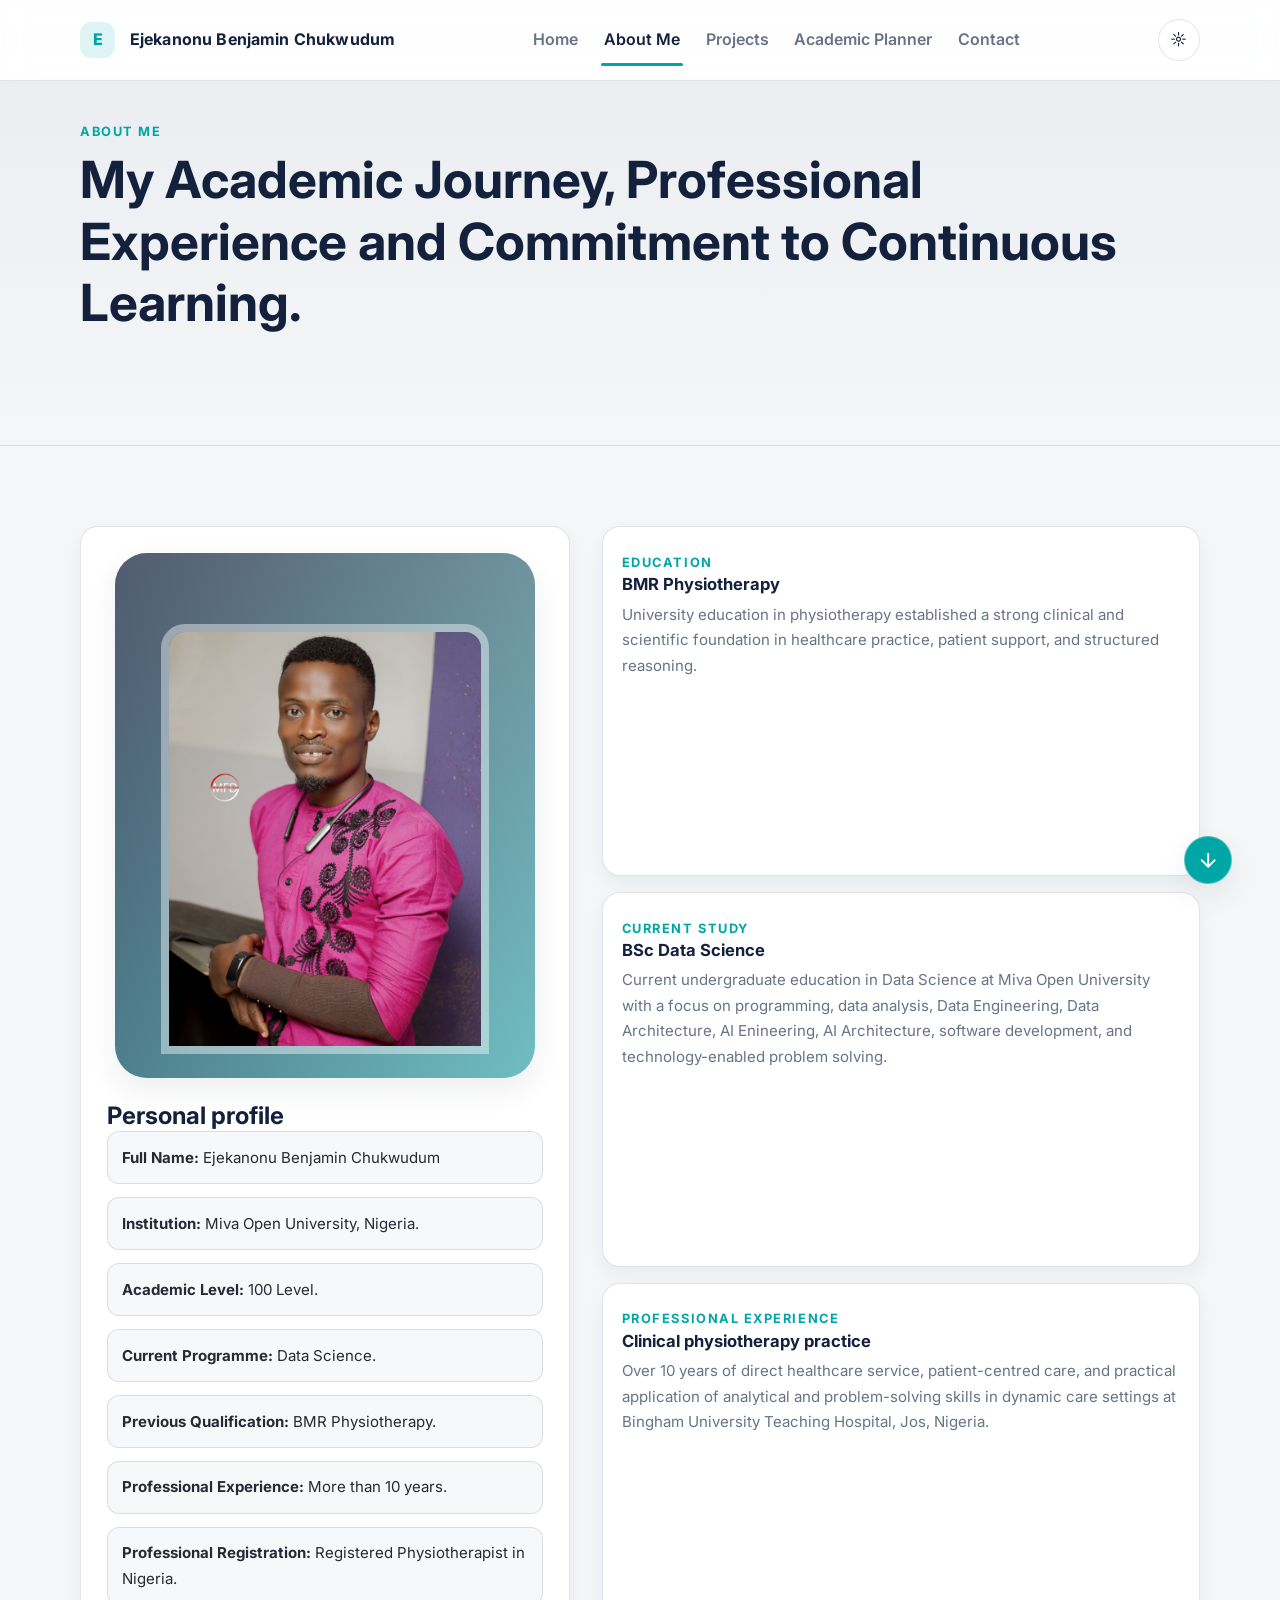
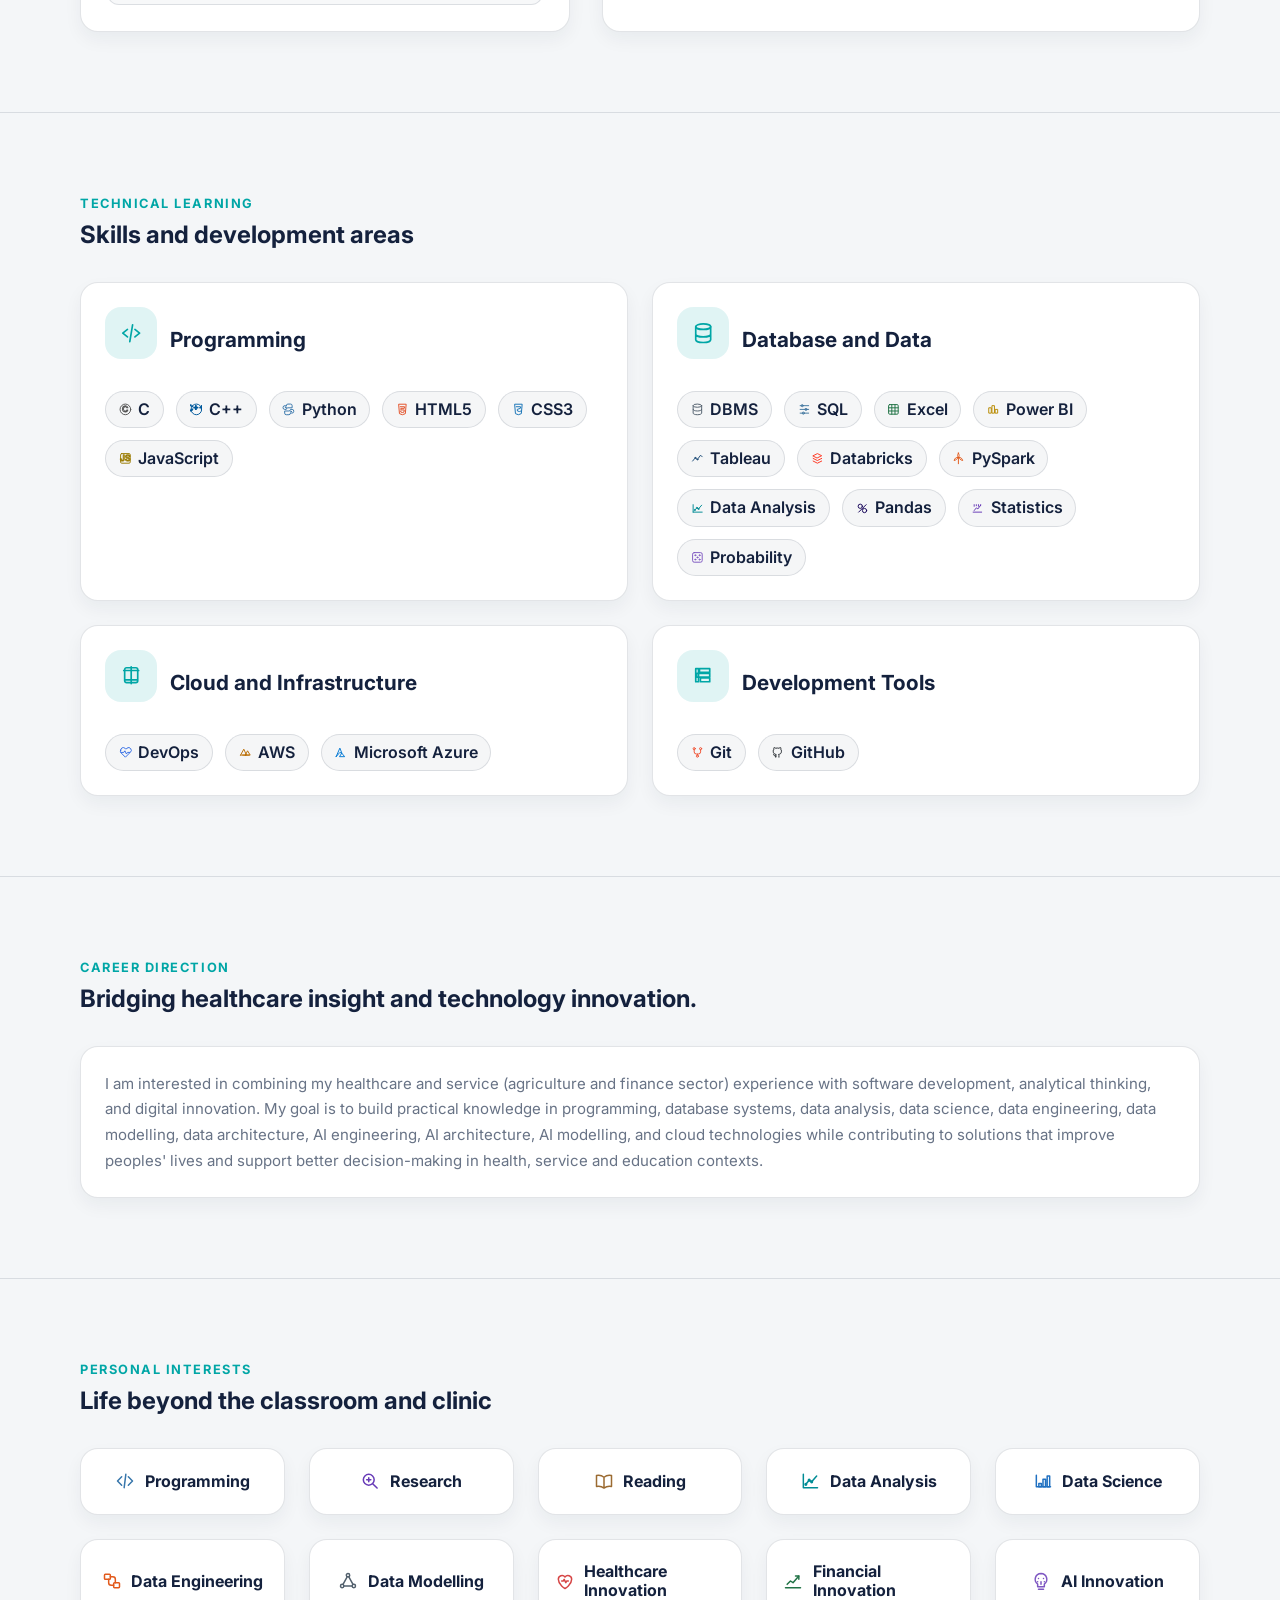
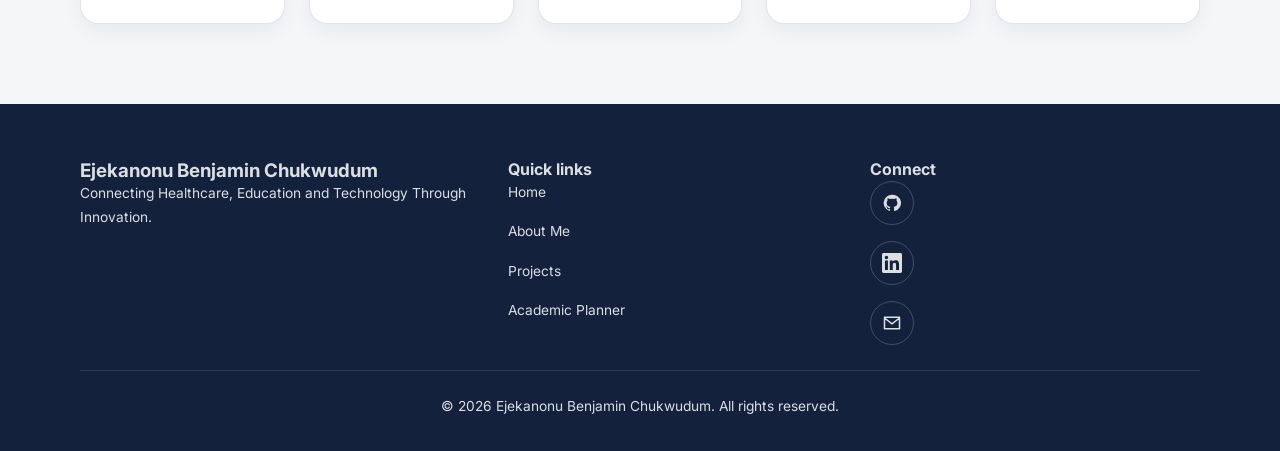
<file: about.html>
<!DOCTYPE html>
<html lang="en">
  <head>
    <meta charset="UTF-8" />
    <meta name="viewport" content="width=device-width, initial-scale=1.0" />
    <meta name="description" content="About Me page for Ejekanonu Benjamin Chukwudum." />
    <title>About Me | Ejekanonu Benjamin Chukwudum</title>
    <link rel="preconnect" href="https://fonts.googleapis.com" />
    <link rel="preconnect" href="https://fonts.gstatic.com" crossorigin />
    <link
      href="https://fonts.googleapis.com/css2?family=Inter:wght@400;500;600;700;800&display=swap"
      rel="stylesheet"
    />
    <link rel="stylesheet" href="css/style.css" />
  </head>
  <body>
    <header class="site-header">
      <div class="container navbar">
        <a href="index.html" class="brand" aria-label="Home">
          <span class="brand-mark">E</span>
          <img class="brand-photo" src="assets/images/Ejekanonu%20Benjamin.jpg" alt="" />
          Ejekanonu Benjamin Chukwudum
        </a>

        <nav class="nav-links" aria-label="Main navigation">
          <a class="nav-link" href="index.html">Home</a>
          <a class="nav-link active" href="about.html">About Me</a>
          <a class="nav-link" href="projects.html">Projects</a>
          <a class="nav-link" href="planner.html">Academic Planner</a>
          <a class="nav-link" href="contact.html">Contact</a>
        </nav>

        <div class="nav-actions">
          <button class="theme-toggle" type="button" aria-label="Toggle theme">☼</button>
          <button class="nav-toggle icon-button" type="button" aria-label="Toggle navigation" aria-expanded="false">
            ☰
          </button>
        </div>
      </div>
    </header>

    <main>
      <section class="page-hero section">
        <div class="container">
          <div class="section-header">
            <span class="kicker">About Me</span>
            <h1 class="page-title">My Academic Journey, Professional Experience and Commitment to Continuous Learning.</h1>
          </div>
        </div>
      </section>

      <section class="section">
        <div class="container profile-layout">
          <div class="profile-summary card">
            <div class="photo-frame" style="width:100%; max-width: 420px; margin: 0 auto 1.5rem;">
              <img
                class="photo-placeholder"
                src="assets/images/Ejekanonu%20Benjamin.jpg"
                alt="Ejekanonu Benjamin Chukwudum"
              />
            </div>

            <h2>Personal profile</h2>
            <ul>
              <li><strong>Full Name:</strong> Ejekanonu Benjamin Chukwudum</li>
              <li><strong>Institution:</strong> Miva Open University, Nigeria.</li>
              <li><strong>Academic Level:</strong> 100 Level.</li>
              <li><strong>Current Programme:</strong> Data Science.</li>
              <li><strong>Previous Qualification:</strong> BMR Physiotherapy.</li>
              <li><strong>Professional Experience:</strong> More than 10 years.</li>
              <li><strong>Professional Registration:</strong> Registered Physiotherapist in Nigeria.</li>
            </ul>
          </div>

          <div class="timeline">
            <article class="timeline-item">
              <span class="kicker">Education</span>
              <h3>BMR Physiotherapy</h3>
              <p>University education in physiotherapy established a strong clinical and scientific foundation in healthcare practice, patient support, and structured reasoning.</p>
            </article>

            <article class="timeline-item">
              <span class="kicker">Current study</span>
              <h3>BSc Data Science</h3>
              <p>Current undergraduate education in Data Science at Miva Open University with a focus on programming, data analysis, Data Engineering, Data Architecture, AI Enineering, AI Architecture, software development, and technology-enabled problem solving.</p>
            </article>

            <article class="timeline-item">
              <span class="kicker">Professional experience</span>
              <h3>Clinical physiotherapy practice</h3>
              <p>Over 10 years of direct healthcare service, patient-centred care, and practical application of analytical and problem-solving skills in dynamic care settings at Bingham University Teaching Hospital, Jos, Nigeria. </p>
            </article>
          </div>
        </div>
      </section>

      <section class="section">
        <div class="container">
          <div class="section-header">
            <span class="kicker">Technical learning</span>
            <h2>Skills and development areas</h2>
          </div>

          <div class="grid-2">
            <article class="card preview-card">
              <div class="preview-card-header">
                <div class="icon-badge" aria-hidden="true">
                  <svg viewBox="0 0 24 24" aria-hidden="true" focusable="false">
                    <path d="M8 8 3 12l5 4M16 8l5 4-5 4M13.5 3l-3 18"/>
                  </svg>
                </div>
                <h3>Programming</h3>
              </div>
              <div class="skill-group">
                <span class="skill-tag"><svg viewBox="0 0 24 24" aria-hidden="true" focusable="false"><circle cx="12" cy="12" r="10"/><text x="12" y="16" text-anchor="middle">C</text></svg>C</span>
                <span class="skill-tag"><svg viewBox="0 0 24 24" aria-hidden="true" focusable="false"><circle cx="12" cy="12" r="10"/><text x="12" y="15" text-anchor="middle">C++</text></svg>C++</span>
                <span class="skill-tag"><svg viewBox="0 0 24 24" aria-hidden="true" focusable="false"><path d="M8 5a3 3 0 0 1 3-3h5a3 3 0 0 1 3 3v4h-8a3 3 0 0 0-3 3H5a3 3 0 0 1-3-3V8a3 3 0 0 1 3-3zM16 19a3 3 0 0 1-3 3H8a3 3 0 0 1-3-3v-4h8a3 3 0 0 0 3-3h3a3 3 0 0 1 3 3v1a3 3 0 0 1-3 3z"/><circle cx="7" cy="8" r=".7"/><circle cx="17" cy="16" r=".7"/></svg>Python</span>
                <span class="skill-tag"><svg viewBox="0 0 24 24" aria-hidden="true" focusable="false"><path d="m5 3 1.5 17L12 22l5.5-2L19 3z"/><path d="M8 7h8l-.4 3H9l.3 3h6.2l-.5 4-3 .9-3-.9-.2-2"/></svg>HTML5</span>
                <span class="skill-tag"><svg viewBox="0 0 24 24" aria-hidden="true" focusable="false"><path d="m5 3 1.5 17L12 22l5.5-2L19 3z"/><path d="m8 7 8 0-.3 3-5.8 2 .3 3 3.8 1 2.8-1"/></svg>CSS3</span>
                <span class="skill-tag"><svg viewBox="0 0 24 24" aria-hidden="true" focusable="false"><rect x="3" y="3" width="18" height="18" rx="2"/><text x="12" y="16" text-anchor="middle">JS</text></svg>JavaScript</span>
              </div>
            </article>

            <article class="card preview-card">
              <div class="preview-card-header">
                <div class="icon-badge" aria-hidden="true">
                  <svg viewBox="0 0 24 24" aria-hidden="true" focusable="false">
                    <ellipse cx="12" cy="5" rx="8" ry="3"/>
                    <path d="M4 5v8c0 1.7 3.6 3 8 3s8-1.3 8-3V5M4 13v6c0 1.7 3.6 3 8 3s8-1.3 8-3v-6"/>
                  </svg>
                </div>
                <h3>Database and Data</h3>
              </div>
              <div class="skill-group">
                <span class="skill-tag"><svg viewBox="0 0 24 24" aria-hidden="true" focusable="false"><ellipse cx="12" cy="5" rx="8" ry="3"/><path d="M4 5v14c0 1.7 3.6 3 8 3s8-1.3 8-3V5M4 12c0 1.7 3.6 3 8 3s8-1.3 8-3"/></svg>DBMS</span>
                <span class="skill-tag"><svg viewBox="0 0 24 24" aria-hidden="true" focusable="false"><path d="M4 5h16M4 12h16M4 19h16"/><circle cx="8" cy="5" r="2"/><circle cx="15" cy="12" r="2"/><circle cx="10" cy="19" r="2"/></svg>SQL</span>
                <span class="skill-tag"><svg viewBox="0 0 24 24" aria-hidden="true" focusable="false"><rect x="3" y="3" width="18" height="18" rx="2"/><path d="M3 9h18M3 15h18M9 3v18M15 3v18"/></svg>Excel</span>
                <span class="skill-tag"><svg viewBox="0 0 24 24" aria-hidden="true" focusable="false"><path d="M4 19h4V9H4zm6 0h4V5h-4zm6 0h4V12h-4z"/></svg>Power BI</span>
                <span class="skill-tag"><svg viewBox="0 0 24 24" aria-hidden="true" focusable="false"><path d="m3 17 5-6 4 3 6-8 3 3"/><circle cx="8" cy="11" r="1"/><circle cx="12" cy="14" r="1"/></svg>Tableau</span>
                <span class="skill-tag"><svg viewBox="0 0 24 24" aria-hidden="true" focusable="false"><path d="m4 7 8-4 8 4-8 4zM4 12l8 4 8-4M4 17l8 4 8-4"/></svg>Databricks</span>
                <span class="skill-tag"><svg viewBox="0 0 24 24" aria-hidden="true" focusable="false"><path d="M12 2c2 4 2 6 0 8-2-2-2-4 0-8Zm0 8c5 0 7 2 8 6-4-1-6-3-8-6Zm0 0c-5 0-7 2-8 6 4-1 6-3 8-6Zm0 0v12"/></svg>PySpark</span>
                <span class="skill-tag"><svg viewBox="0 0 24 24" aria-hidden="true" focusable="false"><path d="M4 19V5M4 19h17M7 15l4-4 3 2 6-7"/><circle cx="7" cy="15" r="1"/><circle cx="11" cy="11" r="1"/><circle cx="14" cy="13" r="1"/></svg>Data Analysis</span>
                <span class="skill-tag"><svg viewBox="0 0 24 24" aria-hidden="true" focusable="false"><circle cx="8" cy="8" r="4"/><circle cx="16" cy="16" r="4"/><path d="m5 19 14-14"/></svg>Pandas</span>
                <span class="skill-tag"><svg viewBox="0 0 24 24" aria-hidden="true" focusable="false"><path d="M4 19h16M6 16l4-5 3 2 5-7"/><path d="M6 5v3M10 5v2M14 5v3M18 5v2"/></svg>Statistics</span>
                <span class="skill-tag"><svg viewBox="0 0 24 24" aria-hidden="true" focusable="false"><rect x="3" y="3" width="18" height="18" rx="3"/><circle cx="8" cy="8" r="1"/><circle cx="16" cy="8" r="1"/><circle cx="12" cy="12" r="1"/><circle cx="8" cy="16" r="1"/><circle cx="16" cy="16" r="1"/></svg>Probability</span>
              </div>
            </article>

            <article class="card preview-card">
              <div class="preview-card-header">
                <div class="icon-badge" aria-hidden="true">
                  <svg viewBox="0 0 24 24" aria-hidden="true" focusable="false">
                    <path d="M12 3v18M4 7h16M5 17h14M7 4h10a2 2 0 0 1 2 2v12a2 2 0 0 1-2 2H7a2 2 0 0 1-2-2V6a2 2 0 0 1 2-2Z"/>
                  </svg>
                </div>
                <h3>Cloud and Infrastructure</h3>
              </div>
              <div class="skill-group">
                <span class="skill-tag"><svg viewBox="0 0 24 24" aria-hidden="true" focusable="false"><path d="M3 8a5 5 0 0 1 8-4l2 2 2-2a5 5 0 0 1 6 8l-9 9-9-9a5 5 0 0 1 0-4z"/><path d="M4 12h5l2-3 3 6 2-3h4"/></svg>DevOps</span>
                <span class="skill-tag"><svg viewBox="0 0 24 24" aria-hidden="true" focusable="false"><path d="m3 17 6-11 5 11H3zM12 17l4-8 5 8h-9z"/><path d="M7 17h12"/></svg>AWS</span>
                <span class="skill-tag"><svg viewBox="0 0 24 24" aria-hidden="true" focusable="false"><path d="m4 20 7-16 4 10-4-2-7 8zm11-6 5 6h-9z"/></svg>Microsoft Azure</span>
              </div>
            </article>

            <article class="card preview-card">
              <div class="preview-card-header">
                <div class="icon-badge" aria-hidden="true">
                  <svg viewBox="0 0 24 24" aria-hidden="true" focusable="false">
                    <path d="M8 5h11v4H8zm-3 5h14v4H5zm4 5h10v4H9z"/>
                    <path d="M4 5h3v14H4z"/>
                  </svg>
                </div>
                <h3>Development Tools</h3>
              </div>
              <div class="skill-group">
                <span class="skill-tag"><svg viewBox="0 0 24 24" aria-hidden="true" focusable="false"><circle cx="6" cy="5" r="2"/><circle cx="18" cy="5" r="2"/><circle cx="12" cy="19" r="2"/><path d="M6 7v4a4 4 0 0 0 4 4h2m6-8v4a4 4 0 0 1-4 4h-2v2"/></svg>Git</span>
                <span class="skill-tag"><svg viewBox="0 0 24 24" aria-hidden="true" focusable="false"><path d="M8 19c-4 1-4-2-5-3m10 5v-3.1a2.7 2.7 0 0 0-.8-2.1c2.7-.3 5.5-1.3 5.5-6A4.7 4.7 0 0 0 16.4 6a4.3 4.3 0 0 0-.1-3s-1-.3-3.3 1.2a11.4 11.4 0 0 0-6 0C4.7 2.7 3.7 3 3.7 3a4.3 4.3 0 0 0-.1 3A4.7 4.7 0 0 0 2.3 9.8c0 4.7 2.8 5.7 5.5 6A2.7 2.7 0 0 0 7 17.9V21"/></svg>GitHub</span>
              </div>
            </article>
          </div>
        </div>
      </section>

      <section class="section">
        <div class="container">
          <div class="section-header">
            <span class="kicker">Career direction</span>
            <h2>Bridging healthcare insight and technology innovation.</h2>
          </div>
          <div class="card preview-card">
            <p>
              I am interested in combining my healthcare and service (agriculture and finance sector) experience with software development, analytical thinking, and digital innovation. My goal is to build practical knowledge in programming, database systems, data analysis, data science, data engineering, data modelling, data architecture, AI engineering, AI architecture, AI modelling, and cloud technologies while contributing to solutions that improve peoples' lives and support better decision-making in health, service and education contexts.
            </p>
          </div>
        </div>
      </section>

      <section class="section">
        <div class="container">
          <div class="section-header">
            <span class="kicker">Personal interests</span>
            <h2>Life beyond the classroom and clinic</h2>
          </div>
          <div class="skill-grid">
            <article class="skill-card card"><svg class="interest-icon programming-icon" viewBox="0 0 24 24" aria-hidden="true" focusable="false"><path d="m8 7-5 5 5 5m8-10 5 5-5 5m-3-13-2 16"/></svg><h3>Programming</h3></article>
            <article class="skill-card card"><svg class="interest-icon research-icon" viewBox="0 0 24 24" aria-hidden="true" focusable="false"><circle cx="10.5" cy="10.5" r="6.5"/><path d="m15.5 15.5 5 5M8 10.5h5m-2.5-2.5v5"/></svg><h3>Research</h3></article>
            <article class="skill-card card"><svg class="interest-icon reading-icon" viewBox="0 0 24 24" aria-hidden="true" focusable="false"><path d="M3 5.5c3.5-.8 6.5 0 9 2v13c-2.5-2-5.5-2.8-9-2zm18 0c-3.5-.8-6.5 0-9 2v13c2.5-2 5.5-2.8 9-2z"/></svg><h3>Reading</h3></article>
            <article class="skill-card card"><svg class="interest-icon analysis-icon" viewBox="0 0 24 24" aria-hidden="true" focusable="false"><path d="M4 20V4m0 16h17M7 16l4-5 3 2 6-7"/><circle cx="7" cy="16" r="1"/><circle cx="11" cy="11" r="1"/><circle cx="14" cy="13" r="1"/></svg><h3>Data Analysis</h3></article>
            <article class="skill-card card"><svg class="interest-icon science-icon" viewBox="0 0 24 24" aria-hidden="true" focusable="false"><path d="M4 19V5m0 14h17"/><path d="M7 15h3v4H7zm5-5h3v9h-3zm5-4h3v13h-3z"/></svg><h3>Data Science</h3></article>
            <article class="skill-card card"><svg class="interest-icon engineering-icon" viewBox="0 0 24 24" aria-hidden="true" focusable="false"><rect x="3" y="4" width="7" height="6" rx="1"/><rect x="14" y="14" width="7" height="6" rx="1"/><path d="M10 7h3a3 3 0 0 1 3 3v4M14 17h-3a3 3 0 0 1-3-3v-4"/></svg><h3>Data Engineering</h3></article>
            <article class="skill-card card"><svg class="interest-icon modelling-icon" viewBox="0 0 24 24" aria-hidden="true" focusable="false"><circle cx="12" cy="5" r="2"/><circle cx="5" cy="18" r="2"/><circle cx="19" cy="18" r="2"/><path d="m11 7-5 9m7-9 5 9M7 18h10"/></svg><h3>Data Modelling</h3></article>
            <article class="skill-card card"><svg class="interest-icon healthcare-icon" viewBox="0 0 24 24" aria-hidden="true" focusable="false"><path d="M12 21s-8-4.5-8-11a4.5 4.5 0 0 1 8-2.8A4.5 4.5 0 0 1 20 10c0 6.5-8 11-8 11Z"/><path d="M8 12h2l1-2 2 4 1-2h2"/></svg><h3>Healthcare Innovation</h3></article>
            <article class="skill-card card"><svg class="interest-icon finance-icon" viewBox="0 0 24 24" aria-hidden="true" focusable="false"><path d="M3 20h18M5 16l4-4 3 2 7-8"/><path d="M15 6h4v4"/></svg><h3>Financial Innovation</h3></article>
            <article class="skill-card card"><svg class="interest-icon ai-icon" viewBox="0 0 24 24" aria-hidden="true" focusable="false"><path d="M12 3a7 7 0 0 0-4 12.7V19h8v-3.3A7 7 0 0 0 12 3Z"/><path d="M9 22h6m-3-9v3m-3-7h.01M15 9h.01M8 13h.01M16 13h.01"/></svg><h3>AI Innovation</h3></article>
          </div>
        </div>
      </section>
    </main>

    <footer class="site-footer">
      <div class="container footer-content">
        <div>
          <h3>Ejekanonu Benjamin Chukwudum</h3>
          <p>Connecting Healthcare, Education and Technology Through Innovation.</p>
        </div>

        <div>
          <h4>Quick links</h4>
          <ul class="footer-links quick-links">
            <li><a class="quick-link" href="index.html" aria-label="Home"><svg class="quick-link-icon" viewBox="0 0 24 24" aria-hidden="true" focusable="false"><path d="m3 10 9-7 9 7M5 9v12h14V9M9 21v-7h6v7"/></svg><span class="quick-link-label">Home</span></a></li>
            <li><a class="quick-link" href="about.html" aria-label="About Me"><svg class="quick-link-icon" viewBox="0 0 24 24" aria-hidden="true" focusable="false"><circle cx="12" cy="8" r="4"/><path d="M4 21a8 8 0 0 1 16 0"/></svg><span class="quick-link-label">About Me</span></a></li>
            <li><a class="quick-link" href="projects.html" aria-label="Projects"><svg class="quick-link-icon" viewBox="0 0 24 24" aria-hidden="true" focusable="false"><path d="M3 7h7l2 2h9v11H3zM3 7V5h7l2 2"/></svg><span class="quick-link-label">Projects</span></a></li>
            <li><a class="quick-link" href="planner.html" aria-label="Academic Planner"><svg class="quick-link-icon" viewBox="0 0 24 24" aria-hidden="true" focusable="false"><rect x="3" y="5" width="18" height="16" rx="2"/><path d="M16 3v4M8 3v4M3 10h18"/></svg><span class="quick-link-label">Academic Planner</span></a></li>
          </ul>
        </div>

        <div>
          <h4>Connect</h4>
          <ul class="footer-links">
            <li><a class="icon-link" href="https://www.github.com/EjekanonuB" aria-label="GitHub profile" target="_blank" rel="noopener noreferrer"><svg viewBox="0 0 24 24" aria-hidden="true" focusable="false"><path d="M12 2a10 10 0 0 0-3.16 19.49c.5.09.68-.22.68-.48v-1.68c-2.78.6-3.37-1.18-3.37-1.18-.46-1.16-1.11-1.47-1.11-1.47-.91-.62.07-.61.07-.61 1 .07 1.53 1.03 1.53 1.03.9 1.52 2.36 1.08 2.94.83.09-.65.35-1.08.64-1.33-2.22-.25-4.56-1.11-4.56-4.95 0-1.09.39-1.99 1.03-2.69-.1-.25-.45-1.28.1-2.66 0 0 .84-.27 2.75 1.03a9.56 9.56 0 0 1 5 0c1.91-1.3 2.75-1.03 2.75-1.03.55 1.38.2 2.41.1 2.66.64.7 1.03 1.6 1.03 2.69 0 3.85-2.35 4.7-4.58 4.95.36.31.68.92.68 1.85v2.75c0 .27.18.58.69.48A10 10 0 0 0 12 2Z"/></svg></a></li>
            <li><a class="icon-link" href="https://www.linkedin.com/in/ejekanonu-benjamin-chukwudum-1b0a4a1b2" aria-label="LinkedIn profile" target="_blank" rel="noopener noreferrer"><svg viewBox="0 0 24 24" aria-hidden="true" focusable="false"><path d="M20.45 20.45h-3.56v-5.57c0-1.33-.02-3.04-1.85-3.04-1.85 0-2.13 1.44-2.13 2.94v5.67H9.35V8.99h3.42v1.56h.05c.48-.9 1.64-1.85 3.37-1.85 3.6 0 4.26 2.37 4.26 5.46v6.29ZM5.34 7.43a2.06 2.06 0 1 1 0-4.12 2.06 2.06 0 0 1 0 4.12Zm1.78 13.02H3.56V8.99h3.56v11.46ZM22.22 0H1.77C.79 0 0 .77 0 1.73v20.54C0 23.23.79 24 1.77 24h20.44c.98 0 1.79-.77 1.79-1.73V1.73C24 .77 23.19 0 22.22 0Z"/></svg></a></li>
            <li><a class="icon-link" href="contact.html" aria-label="Contact"><svg viewBox="0 0 24 24" aria-hidden="true" focusable="false"><path d="M3 5h18v14H3zM3 6l9 7 9-7"/></svg></a></li>
          </ul>
        </div>
      </div>
      <div class="container footer-bottom">
        <p>© <span data-year></span> Ejekanonu Benjamin Chukwudum. All rights reserved.</p>
      </div>
    </footer>

    <button class="scroll-edge-button" type="button" aria-label="Scroll to page end" data-scroll-edge>
      <svg viewBox="0 0 24 24" aria-hidden="true" focusable="false"><path d="M12 5v14m-7-7 7 7 7-7" /></svg>
    </button>

    <script src="js/script.js"></script>
  </body>
</html>
</file>
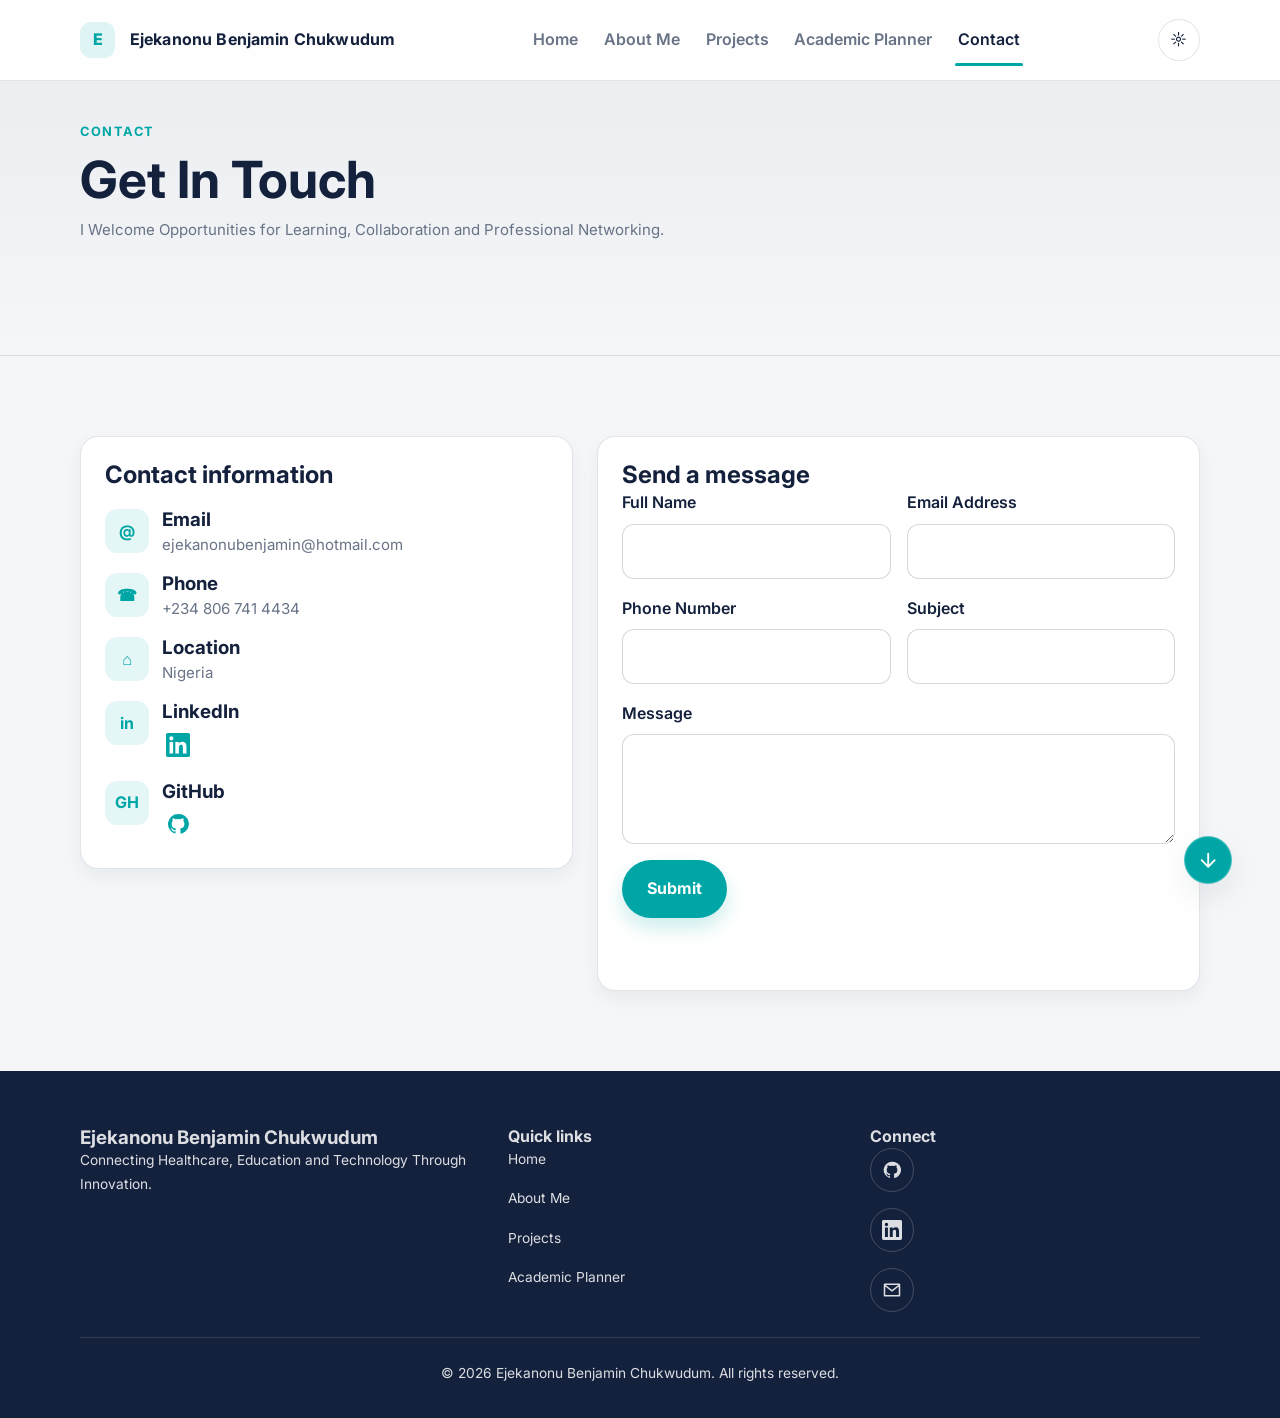
<file: contact.html>
<!DOCTYPE html>
<html lang="en">
  <head>
    <meta charset="UTF-8" />
    <meta name="viewport" content="width=device-width, initial-scale=1.0" />
    <meta name="description" content="Contact page for Ejekanonu Benjamin Chukwudum." />
    <title>Contact | Ejekanonu Benjamin Chukwudum</title>
    <link rel="preconnect" href="https://fonts.googleapis.com" />
    <link rel="preconnect" href="https://fonts.gstatic.com" crossorigin />
    <link
      href="https://fonts.googleapis.com/css2?family=Inter:wght@400;500;600;700;800&display=swap"
      rel="stylesheet"
    />
    <link rel="stylesheet" href="css/style.css" />
  </head>
  <body>
    <header class="site-header">
      <div class="container navbar">
        <a href="index.html" class="brand" aria-label="Home">
          <span class="brand-mark">E</span>
          <img class="brand-photo" src="assets/images/Ejekanonu%20Benjamin.jpg" alt="" />
          Ejekanonu Benjamin Chukwudum
        </a>

        <nav class="nav-links" aria-label="Main navigation">
          <a class="nav-link" href="index.html">Home</a>
          <a class="nav-link" href="about.html">About Me</a>
          <a class="nav-link" href="projects.html">Projects</a>
          <a class="nav-link" href="planner.html">Academic Planner</a>
          <a class="nav-link active" href="contact.html">Contact</a>
        </nav>

        <div class="nav-actions">
          <button class="theme-toggle" type="button" aria-label="Toggle theme">☼</button>
          <button class="nav-toggle icon-button" type="button" aria-label="Toggle navigation" aria-expanded="false">
            ☰
          </button>
        </div>
      </div>
    </header>

    <main>
      <section class="page-hero section">
        <div class="container">
          <div class="section-header">
            <span class="kicker">Contact</span>
            <h1 class="page-title">Get In Touch</h1>
            <p>I Welcome Opportunities for Learning, Collaboration and Professional Networking.</p>
          </div>
        </div>
      </section>

      <section class="section">
        <div class="container contact-grid">
          <aside class="contact-card card">
            <h2>Contact information</h2>
            <div class="contact-meta" style="margin-top: 1.25rem;">
              <div class="contact-item">
                <span class="contact-icon">@</span>
                <div>
                  <h3>Email</h3>
                  <p><a href="mailto:ejekanonubenjamin@hotmail.com">ejekanonubenjamin@hotmail.com</a></p>
                </div>
              </div>

              <div class="contact-item">
                <span class="contact-icon">☎</span>
                <div>
                  <h3>Phone</h3>
                  <p>+234 806 741 4434</p>
                </div>
              </div>

              <div class="contact-item">
                <span class="contact-icon">⌂</span>
                <div>
                  <h3>Location</h3>
                  <p>Nigeria</p>
                </div>
              </div>

              <div class="contact-item">
                <span class="contact-icon">in</span>
                <div>
                  <h3>LinkedIn</h3>
                  <a class="contact-profile-icon" href="https://www.linkedin.com/in/ejekanonu-benjamin-chukwudum-1b0a4a1b2" aria-label="LinkedIn profile" target="_blank" rel="noopener noreferrer">
                    <svg viewBox="0 0 24 24" aria-hidden="true" focusable="false">
                      <path d="M20.45 20.45h-3.56v-5.57c0-1.33-.02-3.04-1.85-3.04-1.85 0-2.13 1.44-2.13 2.94v5.67H9.35V8.99h3.42v1.56h.05c.48-.9 1.64-1.85 3.37-1.85 3.6 0 4.26 2.37 4.26 5.46v6.29ZM5.34 7.43a2.06 2.06 0 1 1 0-4.12 2.06 2.06 0 0 1 0 4.12Zm1.78 13.02H3.56V8.99h3.56v11.46ZM22.22 0H1.77C.79 0 0 .77 0 1.73v20.54C0 23.23.79 24 1.77 24h20.44c.98 0 1.79-.77 1.79-1.73V1.73C24 .77 23.19 0 22.22 0Z" />
                    </svg>
                  </a>
                </div>
              </div>

              <div class="contact-item">
                <span class="contact-icon">GH</span>
                <div>
                  <h3>GitHub</h3>
                  <a class="contact-profile-icon" href="https://www.github.com/EjekanonuB" aria-label="GitHub profile" target="_blank" rel="noopener noreferrer">
                    <svg viewBox="0 0 24 24" aria-hidden="true" focusable="false">
                      <path d="M12 2a10 10 0 0 0-3.16 19.49c.5.09.68-.22.68-.48v-1.68c-2.78.6-3.37-1.18-3.37-1.18-.46-1.16-1.11-1.47-1.11-1.47-.91-.62.07-.61.07-.61 1 .07 1.53 1.03 1.53 1.03.9 1.52 2.36 1.08 2.94.83.09-.65.35-1.08.64-1.33-2.22-.25-4.56-1.11-4.56-4.95 0-1.09.39-1.99 1.03-2.69-.1-.25-.45-1.28.1-2.66 0 0 .84-.27 2.75 1.03a9.56 9.56 0 0 1 5 0c1.91-1.3 2.75-1.03 2.75-1.03.55 1.38.2 2.41.1 2.66.64.7 1.03 1.6 1.03 2.69 0 3.85-2.35 4.7-4.58 4.95.36.31.68.92.68 1.85v2.75c0 .27.18.58.69.48A10 10 0 0 0 12 2Z" />
                    </svg>
                  </a>
                </div>
              </div>
            </div>
          </aside>

          <div class="contact-card card">
            <h2>Send a message</h2>
            <form id="contactForm" novalidate>
              <div class="form-grid">
                <div class="field">
                  <label for="fullName">Full Name</label>
                  <input id="fullName" name="fullName" type="text" required />
                </div>

                <div class="field">
                  <label for="email">Email Address</label>
                  <input id="email" name="email" type="email" required />
                </div>

                <div class="field">
                  <label for="phone">Phone Number</label>
                  <input id="phone" name="phone" type="tel" inputmode="numeric" />
                </div>

                <div class="field">
                  <label for="subject">Subject</label>
                  <input id="subject" name="subject" type="text" required />
                </div>

                <div class="field full-width">
                  <label for="message">Message</label>
                  <textarea id="message" name="message" required></textarea>
                </div>
              </div>

              <div class="hero-actions" style="margin-top: 1rem;">
                <button class="btn btn-primary" type="submit">Submit</button>
              </div>

              <div id="contactValidation" class="validation-message" aria-live="polite"></div>
              <div id="contactSuccess" class="form-success" aria-live="polite"></div>
            </form>
          </div>
        </div>
      </section>
    </main>

    <footer class="site-footer">
      <div class="container footer-content">
        <div>
          <h3>Ejekanonu Benjamin Chukwudum</h3>
          <p>Connecting Healthcare, Education and Technology Through Innovation.</p>
        </div>

        <div>
          <h4>Quick links</h4>
          <ul class="footer-links quick-links">
            <li><a class="quick-link" href="index.html" aria-label="Home"><svg class="quick-link-icon" viewBox="0 0 24 24" aria-hidden="true" focusable="false"><path d="m3 10 9-7 9 7M5 9v12h14V9M9 21v-7h6v7"/></svg><span class="quick-link-label">Home</span></a></li>
            <li><a class="quick-link" href="about.html" aria-label="About Me"><svg class="quick-link-icon" viewBox="0 0 24 24" aria-hidden="true" focusable="false"><circle cx="12" cy="8" r="4"/><path d="M4 21a8 8 0 0 1 16 0"/></svg><span class="quick-link-label">About Me</span></a></li>
            <li><a class="quick-link" href="projects.html" aria-label="Projects"><svg class="quick-link-icon" viewBox="0 0 24 24" aria-hidden="true" focusable="false"><path d="M3 7h7l2 2h9v11H3zM3 7V5h7l2 2"/></svg><span class="quick-link-label">Projects</span></a></li>
            <li><a class="quick-link" href="planner.html" aria-label="Academic Planner"><svg class="quick-link-icon" viewBox="0 0 24 24" aria-hidden="true" focusable="false"><rect x="3" y="5" width="18" height="16" rx="2"/><path d="M16 3v4M8 3v4M3 10h18"/></svg><span class="quick-link-label">Academic Planner</span></a></li>
          </ul>
        </div>

        <div>
          <h4>Connect</h4>
          <ul class="footer-links">
            <li><a class="icon-link" href="https://www.github.com/EjekanonuB" aria-label="GitHub profile" target="_blank" rel="noopener noreferrer"><svg viewBox="0 0 24 24" aria-hidden="true" focusable="false"><path d="M12 2a10 10 0 0 0-3.16 19.49c.5.09.68-.22.68-.48v-1.68c-2.78.6-3.37-1.18-3.37-1.18-.46-1.16-1.11-1.47-1.11-1.47-.91-.62.07-.61.07-.61 1 .07 1.53 1.03 1.53 1.03.9 1.52 2.36 1.08 2.94.83.09-.65.35-1.08.64-1.33-2.22-.25-4.56-1.11-4.56-4.95 0-1.09.39-1.99 1.03-2.69-.1-.25-.45-1.28.1-2.66 0 0 .84-.27 2.75 1.03a9.56 9.56 0 0 1 5 0c1.91-1.3 2.75-1.03 2.75-1.03.55 1.38.2 2.41.1 2.66.64.7 1.03 1.6 1.03 2.69 0 3.85-2.35 4.7-4.58 4.95.36.31.68.92.68 1.85v2.75c0 .27.18.58.69.48A10 10 0 0 0 12 2Z"/></svg></a></li>
            <li><a class="icon-link" href="https://www.linkedin.com/in/ejekanonu-benjamin-chukwudum-1b0a4a1b2" aria-label="LinkedIn profile" target="_blank" rel="noopener noreferrer"><svg viewBox="0 0 24 24" aria-hidden="true" focusable="false"><path d="M20.45 20.45h-3.56v-5.57c0-1.33-.02-3.04-1.85-3.04-1.85 0-2.13 1.44-2.13 2.94v5.67H9.35V8.99h3.42v1.56h.05c.48-.9 1.64-1.85 3.37-1.85 3.6 0 4.26 2.37 4.26 5.46v6.29ZM5.34 7.43a2.06 2.06 0 1 1 0-4.12 2.06 2.06 0 0 1 0 4.12Zm1.78 13.02H3.56V8.99h3.56v11.46ZM22.22 0H1.77C.79 0 0 .77 0 1.73v20.54C0 23.23.79 24 1.77 24h20.44c.98 0 1.79-.77 1.79-1.73V1.73C24 .77 23.19 0 22.22 0Z"/></svg></a></li>
            <li><a class="icon-link" href="contact.html" aria-label="Contact"><svg viewBox="0 0 24 24" aria-hidden="true" focusable="false"><path d="M3 5h18v14H3zM3 6l9 7 9-7"/></svg></a></li>
          </ul>
        </div>
      </div>
      <div class="container footer-bottom">
        <p>© <span data-year></span> Ejekanonu Benjamin Chukwudum. All rights reserved.</p>
      </div>
    </footer>

    <button class="scroll-edge-button" type="button" aria-label="Scroll to page end" data-scroll-edge>
      <svg viewBox="0 0 24 24" aria-hidden="true" focusable="false"><path d="M12 5v14m-7-7 7 7 7-7" /></svg>
    </button>

    <script src="js/script.js"></script>
  </body>
</html>
</file>
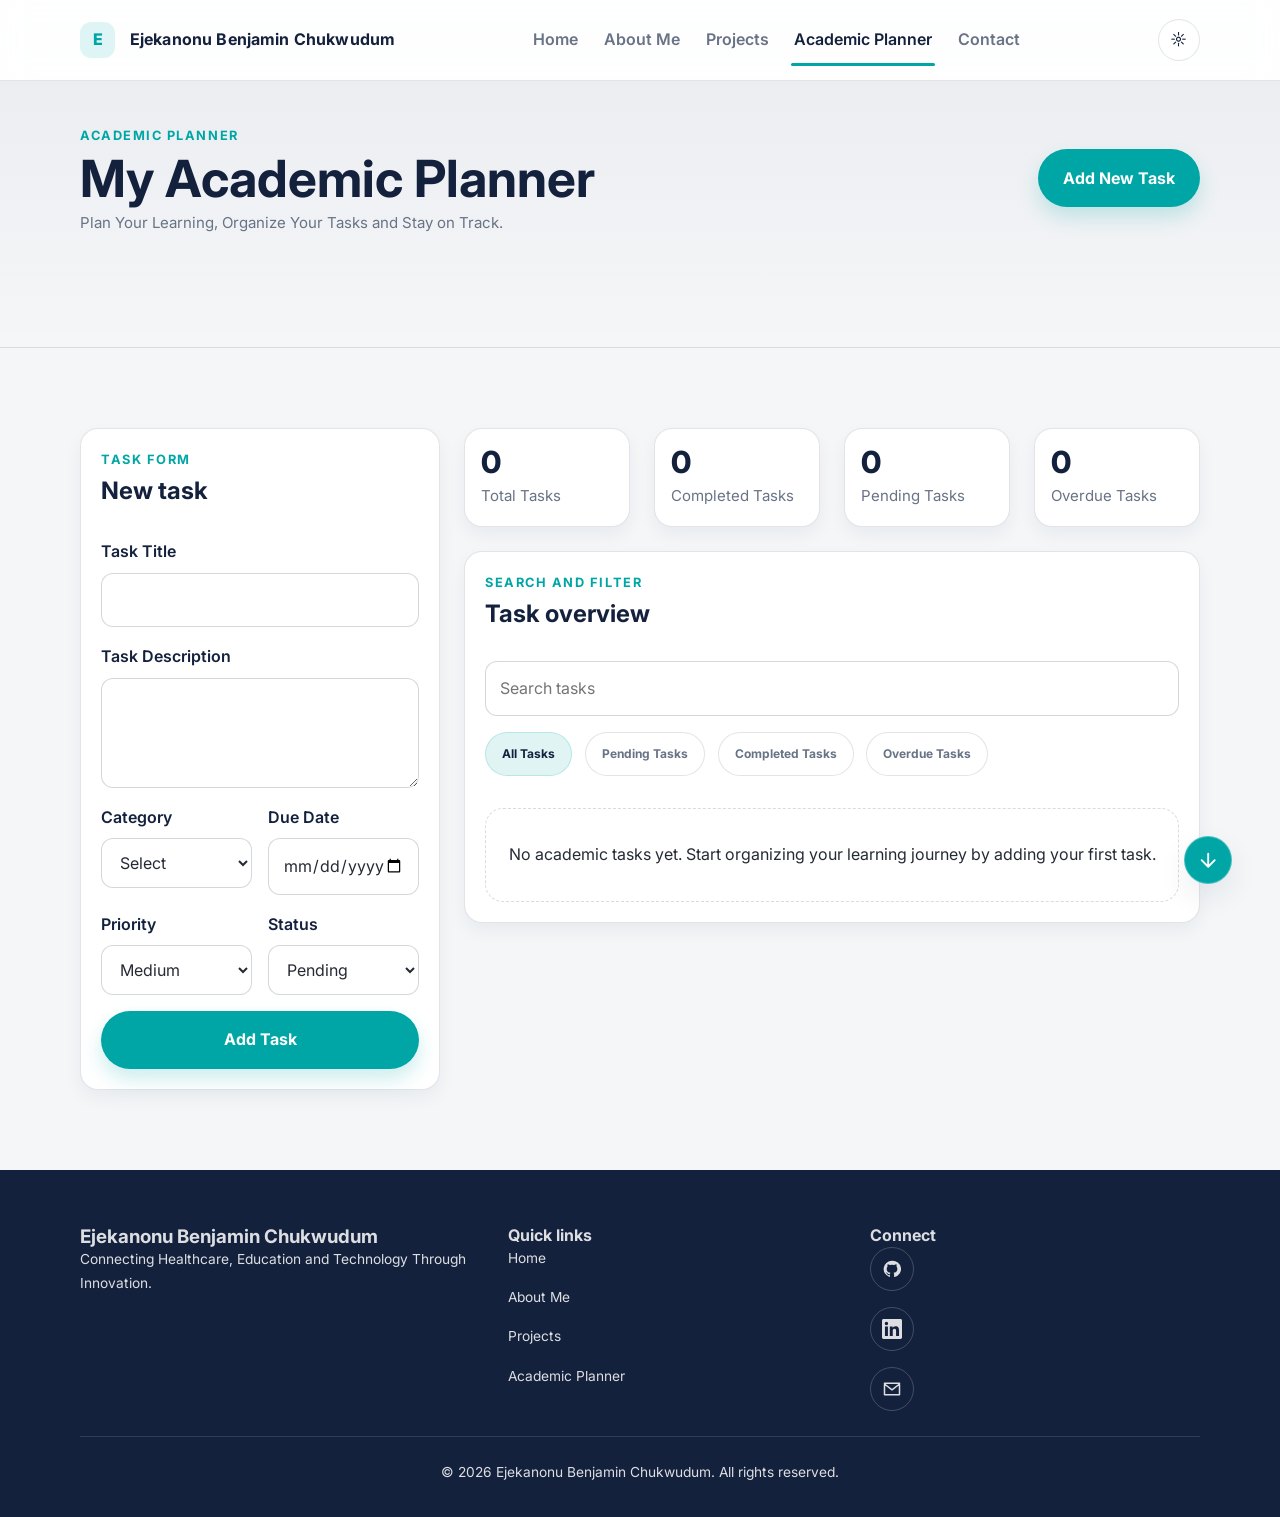
<file: planner.html>
<!DOCTYPE html>
<html lang="en">
  <head>
    <meta charset="UTF-8" />
    <meta name="viewport" content="width=device-width, initial-scale=1.0" />
    <meta name="description" content="Academic planner for Ejekanonu Benjamin Chukwudum." />
    <title>Academic Planner | Ejekanonu Benjamin Chukwudum</title>
    <link rel="preconnect" href="https://fonts.googleapis.com" />
    <link rel="preconnect" href="https://fonts.gstatic.com" crossorigin />
    <link
      href="https://fonts.googleapis.com/css2?family=Inter:wght@400;500;600;700;800&display=swap"
      rel="stylesheet"
    />
    <link rel="stylesheet" href="css/style.css" />
  </head>
  <body>
    <header class="site-header">
      <div class="container navbar">
        <a href="index.html" class="brand" aria-label="Home">
          <span class="brand-mark">E</span>
          <img class="brand-photo" src="assets/images/Ejekanonu%20Benjamin.jpg" alt="" />
          Ejekanonu Benjamin Chukwudum
        </a>

        <nav class="nav-links" aria-label="Main navigation">
          <a class="nav-link" href="index.html">Home</a>
          <a class="nav-link" href="about.html">About Me</a>
          <a class="nav-link" href="projects.html">Projects</a>
          <a class="nav-link active" href="planner.html">Academic Planner</a>
          <a class="nav-link" href="contact.html">Contact</a>
        </nav>

        <div class="nav-actions">
          <button class="theme-toggle" type="button" aria-label="Toggle theme">☼</button>
          <button class="nav-toggle icon-button" type="button" aria-label="Toggle navigation" aria-expanded="false">
            ☰
          </button>
        </div>
      </div>
    </header>

    <main>
      <section class="page-hero section">
        <div class="container">
          <div class="section-header planner-page-header">
            <div>
              <span class="kicker">Academic Planner</span>
              <h1 class="page-title">My Academic Planner</h1>
              <p>Plan Your Learning, Organize Your Tasks and Stay on Track.</p>
            </div>
            <button id="addTaskButton" class="btn btn-primary" type="button">Add New Task</button>
          </div>
        </div>
      </section>

      <section class="section">
        <div class="container planner-shell">
          <aside class="form-panel">
            <div class="section-header">
              <span class="kicker">Task form</span>
              <h2>New task</h2>
            </div>

            <form id="taskForm">
              <div class="task-form-grid">
                <div class="field full-width">
                  <label for="taskTitle">Task Title</label>
                  <input id="taskTitle" name="taskTitle" type="text" maxlength="80" required />
                </div>

                <div class="field full-width">
                  <label for="taskDescription">Task Description</label>
                  <textarea id="taskDescription" name="taskDescription" required></textarea>
                </div>

                <div class="field">
                  <label for="taskCategory">Category</label>
                  <select id="taskCategory" name="taskCategory" required>
                    <option value="">Select</option>
                    <option>Assignments</option>
                    <option>Examinations</option>
                    <option>Programming Exercises</option>
                    <option>Research</option>
                    <option>Personal Study</option>
                    <option>Projects</option>
                    <option>Tutorials</option>
                  </select>
                </div>

                <div class="field">
                  <label for="taskDueDate">Due Date</label>
                  <input id="taskDueDate" name="taskDueDate" type="date" required />
                </div>

                <div class="field">
                  <label for="taskPriority">Priority</label>
                  <select id="taskPriority" name="taskPriority" required>
                    <option value="Low">Low</option>
                    <option value="Medium" selected>Medium</option>
                    <option value="High">High</option>
                  </select>
                </div>

                <div class="field">
                  <label for="taskStatus">Status</label>
                  <select id="taskStatus" name="taskStatus" required>
                    <option value="pending" selected>Pending</option>
                    <option value="completed">Completed</option>
                  </select>
                </div>

                <input id="taskId" type="hidden" value="" />

                <div class="field full-width">
                  <button class="btn btn-primary" type="submit"><span id="taskSubmitText">Add Task</span></button>
                </div>
              </div>
            </form>
          </aside>

          <div class="content-panel">
            <div class="stats-grid">
              <article class="stat-card card">
                <span class="stat-number" data-stat="total">0</span>
                <p>Total Tasks</p>
              </article>

              <article class="stat-card card">
                <span class="stat-number" data-stat="completed">0</span>
                <p>Completed Tasks</p>
              </article>

              <article class="stat-card card">
                <span class="stat-number" data-stat="pending">0</span>
                <p>Pending Tasks</p>
              </article>

              <article class="stat-card card">
                <span class="stat-number" data-stat="overdue">0</span>
                <p>Overdue Tasks</p>
              </article>
            </div>

            <div class="dashboard-card card" style="margin-top: 1.5rem;">
              <div class="section-header">
                <span class="kicker">Search and filter</span>
                <h2>Task overview</h2>
              </div>

              <div class="search-row" style="margin-bottom: 1rem;">
                <input id="taskSearch" type="search" placeholder="Search tasks" aria-label="Search tasks" />
              </div>

              <div class="filter-bar" aria-label="Task filters">
                <button class="filter-btn active" type="button" data-task-filter="all">All Tasks</button>
                <button class="filter-btn" type="button" data-task-filter="pending">Pending Tasks</button>
                <button class="filter-btn" type="button" data-task-filter="completed">Completed Tasks</button>
                <button class="filter-btn" type="button" data-task-filter="overdue">Overdue Tasks</button>
              </div>

              <div id="taskList" class="task-list" aria-live="polite"></div>

              <div id="emptyState" class="empty-state hidden">
                No academic tasks yet. Start organizing your learning journey by adding your first task.
              </div>
            </div>
          </div>
        </div>
      </section>
    </main>

    <footer class="site-footer">
      <div class="container footer-content">
        <div>
          <h3>Ejekanonu Benjamin Chukwudum</h3>
          <p>Connecting Healthcare, Education and Technology Through Innovation.</p>
        </div>

        <div>
          <h4>Quick links</h4>
          <ul class="footer-links quick-links">
            <li><a class="quick-link" href="index.html" aria-label="Home"><svg class="quick-link-icon" viewBox="0 0 24 24" aria-hidden="true" focusable="false"><path d="m3 10 9-7 9 7M5 9v12h14V9M9 21v-7h6v7"/></svg><span class="quick-link-label">Home</span></a></li>
            <li><a class="quick-link" href="about.html" aria-label="About Me"><svg class="quick-link-icon" viewBox="0 0 24 24" aria-hidden="true" focusable="false"><circle cx="12" cy="8" r="4"/><path d="M4 21a8 8 0 0 1 16 0"/></svg><span class="quick-link-label">About Me</span></a></li>
            <li><a class="quick-link" href="projects.html" aria-label="Projects"><svg class="quick-link-icon" viewBox="0 0 24 24" aria-hidden="true" focusable="false"><path d="M3 7h7l2 2h9v11H3zM3 7V5h7l2 2"/></svg><span class="quick-link-label">Projects</span></a></li>
            <li><a class="quick-link" href="planner.html" aria-label="Academic Planner"><svg class="quick-link-icon" viewBox="0 0 24 24" aria-hidden="true" focusable="false"><rect x="3" y="5" width="18" height="16" rx="2"/><path d="M16 3v4M8 3v4M3 10h18"/></svg><span class="quick-link-label">Academic Planner</span></a></li>
          </ul>
        </div>

        <div>
          <h4>Connect</h4>
          <ul class="footer-links">
            <li><a class="icon-link" href="https://www.github.com/EjekanonuB" aria-label="GitHub profile" target="_blank" rel="noopener noreferrer"><svg viewBox="0 0 24 24" aria-hidden="true" focusable="false"><path d="M12 2a10 10 0 0 0-3.16 19.49c.5.09.68-.22.68-.48v-1.68c-2.78.6-3.37-1.18-3.37-1.18-.46-1.16-1.11-1.47-1.11-1.47-.91-.62.07-.61.07-.61 1 .07 1.53 1.03 1.53 1.03.9 1.52 2.36 1.08 2.94.83.09-.65.35-1.08.64-1.33-2.22-.25-4.56-1.11-4.56-4.95 0-1.09.39-1.99 1.03-2.69-.1-.25-.45-1.28.1-2.66 0 0 .84-.27 2.75 1.03a9.56 9.56 0 0 1 5 0c1.91-1.3 2.75-1.03 2.75-1.03.55 1.38.2 2.41.1 2.66.64.7 1.03 1.6 1.03 2.69 0 3.85-2.35 4.7-4.58 4.95.36.31.68.92.68 1.85v2.75c0 .27.18.58.69.48A10 10 0 0 0 12 2Z"/></svg></a></li>
            <li><a class="icon-link" href="https://www.linkedin.com/in/ejekanonu-benjamin-chukwudum-1b0a4a1b2" aria-label="LinkedIn profile" target="_blank" rel="noopener noreferrer"><svg viewBox="0 0 24 24" aria-hidden="true" focusable="false"><path d="M20.45 20.45h-3.56v-5.57c0-1.33-.02-3.04-1.85-3.04-1.85 0-2.13 1.44-2.13 2.94v5.67H9.35V8.99h3.42v1.56h.05c.48-.9 1.64-1.85 3.37-1.85 3.6 0 4.26 2.37 4.26 5.46v6.29ZM5.34 7.43a2.06 2.06 0 1 1 0-4.12 2.06 2.06 0 0 1 0 4.12Zm1.78 13.02H3.56V8.99h3.56v11.46ZM22.22 0H1.77C.79 0 0 .77 0 1.73v20.54C0 23.23.79 24 1.77 24h20.44c.98 0 1.79-.77 1.79-1.73V1.73C24 .77 23.19 0 22.22 0Z"/></svg></a></li>
            <li><a class="icon-link" href="contact.html" aria-label="Contact"><svg viewBox="0 0 24 24" aria-hidden="true" focusable="false"><path d="M3 5h18v14H3zM3 6l9 7 9-7"/></svg></a></li>
          </ul>
        </div>
      </div>
      <div class="container footer-bottom">
        <p>© <span data-year></span> Ejekanonu Benjamin Chukwudum. All rights reserved.</p>
      </div>
    </footer>

    <button class="scroll-edge-button" type="button" aria-label="Scroll to page end" data-scroll-edge>
      <svg viewBox="0 0 24 24" aria-hidden="true" focusable="false"><path d="M12 5v14m-7-7 7 7 7-7" /></svg>
    </button>

    <script src="js/script.js"></script>
    <script src="js/planner.js"></script>
  </body>
</html>
</file>
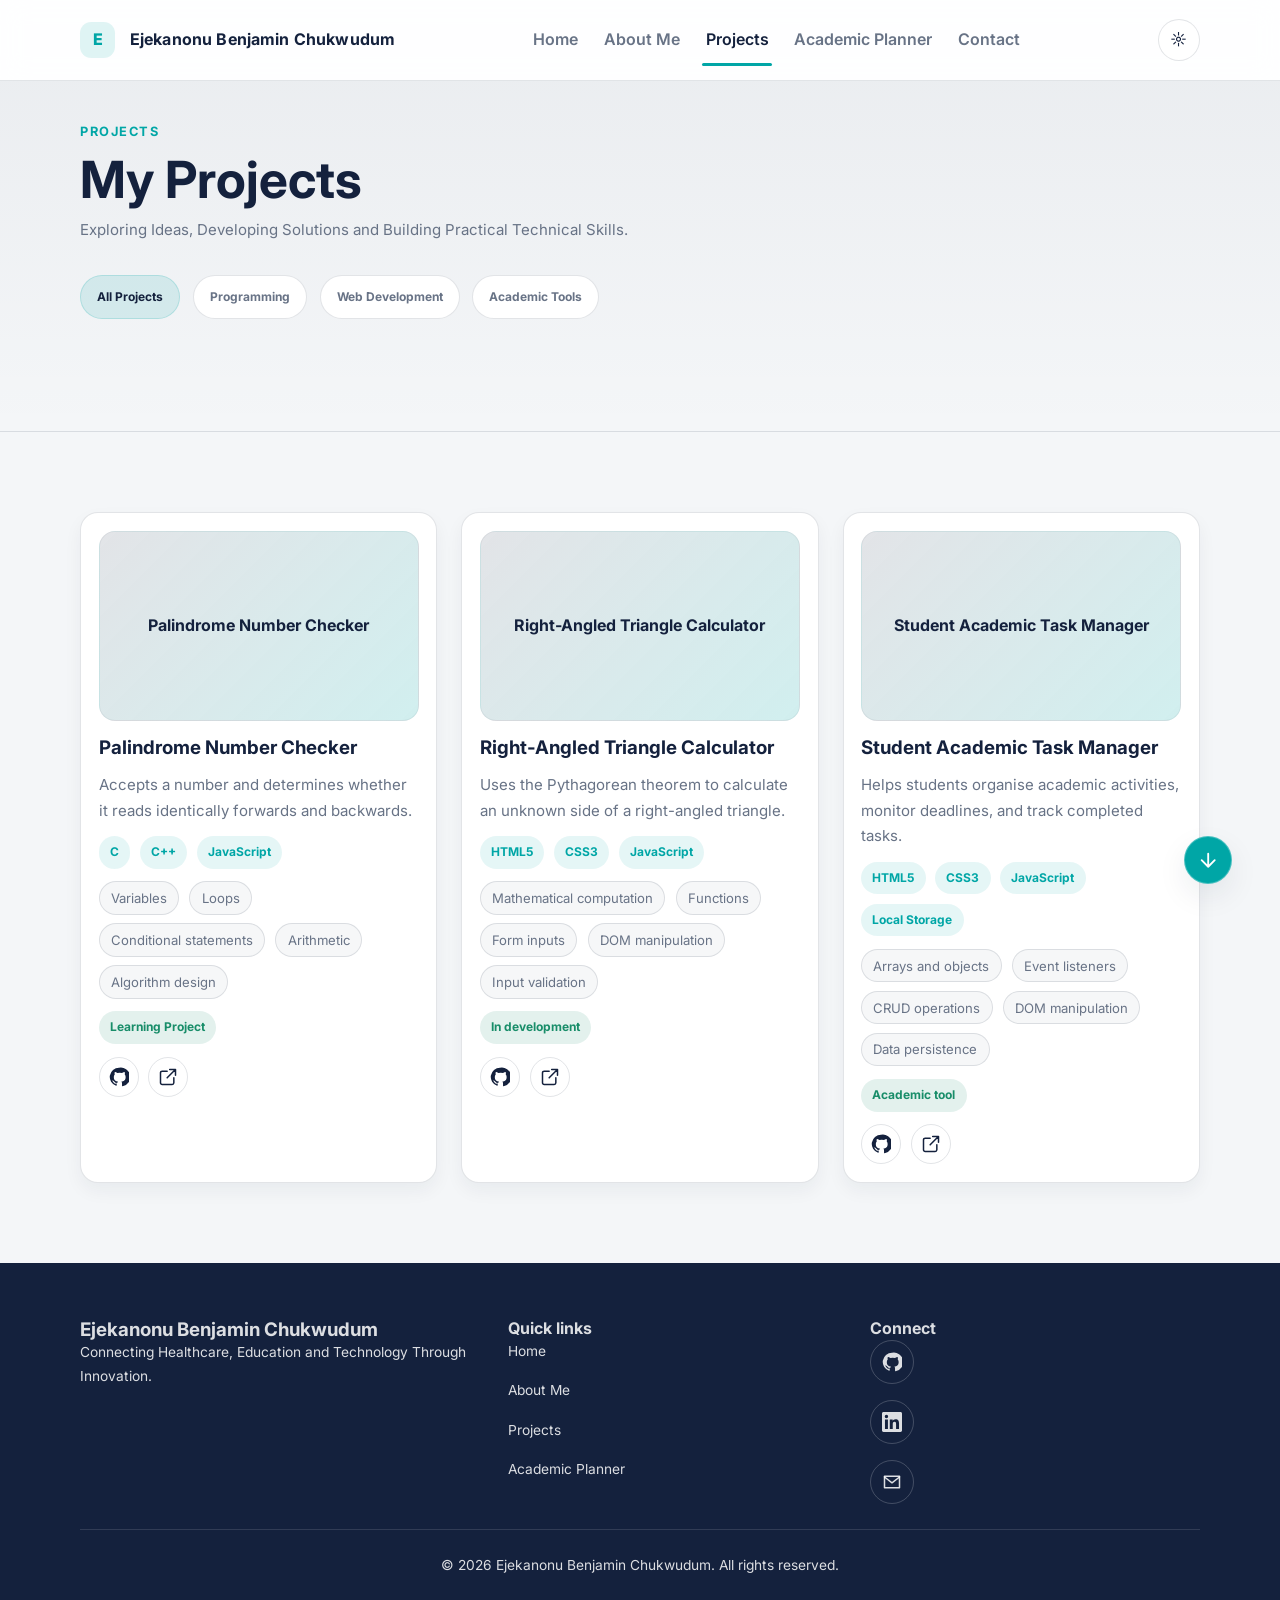
<file: projects.html>
<!DOCTYPE html>
<html lang="en">
  <head>
    <meta charset="UTF-8" />
    <meta name="viewport" content="width=device-width, initial-scale=1.0" />
    <meta name="description" content="Projects page for Ejekanonu Benjamin Chukwudum." />
    <title>Projects | Ejekanonu Benjamin Chukwudum</title>
    <link rel="preconnect" href="https://fonts.googleapis.com" />
    <link rel="preconnect" href="https://fonts.gstatic.com" crossorigin />
    <link
      href="https://fonts.googleapis.com/css2?family=Inter:wght@400;500;600;700;800&display=swap"
      rel="stylesheet"
    />
    <link rel="stylesheet" href="css/style.css" />
  </head>
  <body>
    <header class="site-header">
      <div class="container navbar">
        <a href="index.html" class="brand" aria-label="Home">
          <span class="brand-mark">E</span>
          <img class="brand-photo" src="assets/images/Ejekanonu%20Benjamin.jpg" alt="" />
          Ejekanonu Benjamin Chukwudum
        </a>

        <nav class="nav-links" aria-label="Main navigation">
          <a class="nav-link" href="index.html">Home</a>
          <a class="nav-link" href="about.html">About Me</a>
          <a class="nav-link active" href="projects.html">Projects</a>
          <a class="nav-link" href="planner.html">Academic Planner</a>
          <a class="nav-link" href="contact.html">Contact</a>
        </nav>

        <div class="nav-actions">
          <button class="theme-toggle" type="button" aria-label="Toggle theme">☼</button>
          <button class="nav-toggle icon-button" type="button" aria-label="Toggle navigation" aria-expanded="false">
            ☰
          </button>
        </div>
      </div>
    </header>

    <main>
      <section class="page-hero section">
        <div class="container">
          <div class="section-header">
            <span class="kicker">Projects</span>
            <h1 class="page-title">My Projects</h1>
            <p>Exploring Ideas, Developing Solutions and Building Practical Technical Skills.</p>
          </div>

          <div class="filter-bar" aria-label="Project filters">
            <button class="filter-btn active" type="button" data-filter="all">All Projects</button>
            <button class="filter-btn" type="button" data-filter="programming">Programming</button>
            <button class="filter-btn" type="button" data-filter="web-development">Web Development</button>
            <button class="filter-btn" type="button" data-filter="academic-tools">Academic Tools</button>
          </div>
        </div>
      </section>

      <section class="section">
        <div class="container">
          <div class="project-grid grid-3">
            <article class="project-card" data-category="programming">
              <div class="project-image">Palindrome Number Checker</div>
              <div class="project-content">
                <h3>Palindrome Number Checker</h3>
                <p>Accepts a number and determines whether it reads identically forwards and backwards.</p>
                <div class="tech-list">
                  <span class="tech-tag">C</span>
                  <span class="tech-tag">C++</span>
                  <span class="tech-tag">JavaScript</span>
                </div>
                <ul class="feature-list">
                  <li>Variables</li>
                  <li>Loops</li>
                  <li>Conditional statements</li>
                  <li>Arithmetic</li>
                  <li>Algorithm design</li>
                </ul>
                <div class="meta-row">
                  <span class="status-badge">Learning Project</span>
                </div>
                <div class="link-list">
                  <a href="https://www.github.com/EjekanonuB" class="icon-link" aria-label="GitHub profile" target="_blank" rel="noopener noreferrer">
                    <svg viewBox="0 0 24 24" aria-hidden="true" focusable="false"><path d="M12 .9a11.1 11.1 0 0 0-3.51 21.63c.56.1.76-.24.76-.54v-2.1c-3.1.67-3.75-1.31-3.75-1.31-.51-1.29-1.24-1.63-1.24-1.63-1.02-.7.08-.69.08-.69 1.12.08 1.71 1.15 1.71 1.15 1 .1.76 2.26 4.12 1.6.1-.73.39-1.22.7-1.5-2.48-.28-5.09-1.24-5.09-5.52 0-1.22.44-2.22 1.15-3-.12-.28-.5-1.43.11-2.98 0 0 .94-.3 3.06 1.15a10.7 10.7 0 0 1 5.57 0c2.12-1.45 3.05-1.15 3.05-1.15.61 1.55.23 2.7.12 2.98.71.78 1.14 1.78 1.14 3.01 0 4.29-2.61 5.23-5.1 5.5.4.35.76 1.02.76 2.06v3.05c0 .3.2.65.77.54A11.1 11.1 0 0 0 12 .9Z"/></svg>
                  </a>
                  <a href="#" class="link-placeholder icon-link" aria-label="Live demo placeholder">
                    <svg viewBox="0 0 24 24" aria-hidden="true" focusable="false"><path d="M14 3h7v7m-1-6-9 9"/><path d="M19 13v6a2 2 0 0 1-2 2H5a2 2 0 0 1-2-2V7a2 2 0 0 1 2-2h6"/></svg>
                  </a>
                </div>
              </div>
            </article>

            <article class="project-card" data-category="web-development">
              <div class="project-image">Right-Angled Triangle Calculator</div>
              <div class="project-content">
                <h3>Right-Angled Triangle Calculator</h3>
                <p>Uses the Pythagorean theorem to calculate an unknown side of a right-angled triangle.</p>
                <div class="tech-list">
                  <span class="tech-tag">HTML5</span>
                  <span class="tech-tag">CSS3</span>
                  <span class="tech-tag">JavaScript</span>
                </div>
                <ul class="feature-list">
                  <li>Mathematical computation</li>
                  <li>Functions</li>
                  <li>Form inputs</li>
                  <li>DOM manipulation</li>
                  <li>Input validation</li>
                </ul>
                <div class="meta-row">
                  <span class="status-badge">In development</span>
                </div>
                <div class="link-list">
                  <a href="https://www.github.com/EjekanonuB" class="icon-link" aria-label="GitHub profile" target="_blank" rel="noopener noreferrer">
                    <svg viewBox="0 0 24 24" aria-hidden="true" focusable="false"><path d="M12 .9a11.1 11.1 0 0 0-3.51 21.63c.56.1.76-.24.76-.54v-2.1c-3.1.67-3.75-1.31-3.75-1.31-.51-1.29-1.24-1.63-1.24-1.63-1.02-.7.08-.69.08-.69 1.12.08 1.71 1.15 1.71 1.15 1 .1.76 2.26 4.12 1.6.1-.73.39-1.22.7-1.5-2.48-.28-5.09-1.24-5.09-5.52 0-1.22.44-2.22 1.15-3-.12-.28-.5-1.43.11-2.98 0 0 .94-.3 3.06 1.15a10.7 10.7 0 0 1 5.57 0c2.12-1.45 3.05-1.15 3.05-1.15.61 1.55.23 2.7.12 2.98.71.78 1.14 1.78 1.14 3.01 0 4.29-2.61 5.23-5.1 5.5.4.35.76 1.02.76 2.06v3.05c0 .3.2.65.77.54A11.1 11.1 0 0 0 12 .9Z"/></svg>
                  </a>
                  <a href="#" class="link-placeholder icon-link" aria-label="Live demo placeholder">
                    <svg viewBox="0 0 24 24" aria-hidden="true" focusable="false"><path d="M14 3h7v7m-1-6-9 9"/><path d="M19 13v6a2 2 0 0 1-2 2H5a2 2 0 0 1-2-2V7a2 2 0 0 1 2-2h6"/></svg>
                  </a>
                </div>
              </div>
            </article>

            <article class="project-card" data-category="academic-tools">
              <div class="project-image">Student Academic Task Manager</div>
              <div class="project-content">
                <h3>Student Academic Task Manager</h3>
                <p>Helps students organise academic activities, monitor deadlines, and track completed tasks.</p>
                <div class="tech-list">
                  <span class="tech-tag">HTML5</span>
                  <span class="tech-tag">CSS3</span>
                  <span class="tech-tag">JavaScript</span>
                  <span class="tech-tag">Local Storage</span>
                </div>
                <ul class="feature-list">
                  <li>Arrays and objects</li>
                  <li>Event listeners</li>
                  <li>CRUD operations</li>
                  <li>DOM manipulation</li>
                  <li>Data persistence</li>
                </ul>
                <div class="meta-row">
                  <span class="status-badge">Academic tool</span>
                </div>
                <div class="link-list">
                  <a href="https://www.github.com/EjekanonuB" class="icon-link" aria-label="GitHub profile" target="_blank" rel="noopener noreferrer">
                    <svg viewBox="0 0 24 24" aria-hidden="true" focusable="false"><path d="M12 .9a11.1 11.1 0 0 0-3.51 21.63c.56.1.76-.24.76-.54v-2.1c-3.1.67-3.75-1.31-3.75-1.31-.51-1.29-1.24-1.63-1.24-1.63-1.02-.7.08-.69.08-.69 1.12.08 1.71 1.15 1.71 1.15 1 .1.76 2.26 4.12 1.6.1-.73.39-1.22.7-1.5-2.48-.28-5.09-1.24-5.09-5.52 0-1.22.44-2.22 1.15-3-.12-.28-.5-1.43.11-2.98 0 0 .94-.3 3.06 1.15a10.7 10.7 0 0 1 5.57 0c2.12-1.45 3.05-1.15 3.05-1.15.61 1.55.23 2.7.12 2.98.71.78 1.14 1.78 1.14 3.01 0 4.29-2.61 5.23-5.1 5.5.4.35.76 1.02.76 2.06v3.05c0 .3.2.65.77.54A11.1 11.1 0 0 0 12 .9Z"/></svg>
                  </a>
                  <a href="#" class="link-placeholder icon-link" aria-label="Live demo placeholder">
                    <svg viewBox="0 0 24 24" aria-hidden="true" focusable="false"><path d="M14 3h7v7m-1-6-9 9"/><path d="M19 13v6a2 2 0 0 1-2 2H5a2 2 0 0 1-2-2V7a2 2 0 0 1 2-2h6"/></svg>
                  </a>
                </div>
              </div>
            </article>
          </div>
        </div>
      </section>
    </main>

    <footer class="site-footer">
      <div class="container footer-content">
        <div>
          <h3>Ejekanonu Benjamin Chukwudum</h3>
          <p>Connecting Healthcare, Education and Technology Through Innovation.</p>
        </div>

        <div>
          <h4>Quick links</h4>
          <ul class="footer-links quick-links">
            <li><a class="quick-link" href="index.html" aria-label="Home"><svg class="quick-link-icon" viewBox="0 0 24 24" aria-hidden="true" focusable="false"><path d="m3 10 9-7 9 7M5 9v12h14V9M9 21v-7h6v7"/></svg><span class="quick-link-label">Home</span></a></li>
            <li><a class="quick-link" href="about.html" aria-label="About Me"><svg class="quick-link-icon" viewBox="0 0 24 24" aria-hidden="true" focusable="false"><circle cx="12" cy="8" r="4"/><path d="M4 21a8 8 0 0 1 16 0"/></svg><span class="quick-link-label">About Me</span></a></li>
            <li><a class="quick-link" href="projects.html" aria-label="Projects"><svg class="quick-link-icon" viewBox="0 0 24 24" aria-hidden="true" focusable="false"><path d="M3 7h7l2 2h9v11H3zM3 7V5h7l2 2"/></svg><span class="quick-link-label">Projects</span></a></li>
            <li><a class="quick-link" href="planner.html" aria-label="Academic Planner"><svg class="quick-link-icon" viewBox="0 0 24 24" aria-hidden="true" focusable="false"><rect x="3" y="5" width="18" height="16" rx="2"/><path d="M16 3v4M8 3v4M3 10h18"/></svg><span class="quick-link-label">Academic Planner</span></a></li>
          </ul>
        </div>

        <div>
          <h4>Connect</h4>
          <ul class="footer-links">
            <li><a class="icon-link" href="https://www.github.com/EjekanonuB" aria-label="GitHub profile" target="_blank" rel="noopener noreferrer">
              <svg viewBox="0 0 24 24" aria-hidden="true" focusable="false"><path d="M12 .9a11.1 11.1 0 0 0-3.51 21.63c.56.1.76-.24.76-.54v-2.1c-3.1.67-3.75-1.31-3.75-1.31-.51-1.29-1.24-1.63-1.24-1.63-1.02-.7.08-.69.08-.69 1.12.08 1.71 1.15 1.71 1.15 1 .1.76 2.26 4.12 1.6.1-.73.39-1.22.7-1.5-2.48-.28-5.09-1.24-5.09-5.52 0-1.22.44-2.22 1.15-3-.12-.28-.5-1.43.11-2.98 0 0 .94-.3 3.06 1.15a10.7 10.7 0 0 1 5.57 0c2.12-1.45 3.05-1.15 3.05-1.15.61 1.55.23 2.7.12 2.98.71.78 1.14 1.78 1.14 3.01 0 4.29-2.61 5.23-5.1 5.5.4.35.76 1.02.76 2.06v3.05c0 .3.2.65.77.54A11.1 11.1 0 0 0 12 .9Z"/></svg>
            </a></li>
            <li><a class="icon-link" href="https://www.linkedin.com/in/ejekanonu-benjamin-chukwudum-1b0a4a1b2" aria-label="LinkedIn profile" target="_blank" rel="noopener noreferrer">
              <svg viewBox="0 0 24 24" aria-hidden="true" focusable="false"><path d="M20.45 20.45h-3.56v-5.57c0-1.33-.02-3.04-1.85-3.04-1.85 0-2.13 1.44-2.13 2.94v5.67H9.35V8.99h3.42v1.56h.05c.48-.9 1.64-1.85 3.37-1.85 3.6 0 4.26 2.37 4.26 5.46v6.29ZM5.34 7.43a2.06 2.06 0 1 1 0-4.12 2.06 2.06 0 0 1 0 4.12Zm1.78 13.02H3.56V8.99h3.56v11.46ZM22.22 0H1.77C.79 0 0 .77 0 1.73v20.54C0 23.23.79 24 1.77 24h20.44c.98 0 1.79-.77 1.79-1.73V1.73C24 .77 23.19 0 22.22 0Z"/></svg>
            </a></li>
            <li><a class="icon-link" href="contact.html" aria-label="Contact">
              <svg viewBox="0 0 24 24" aria-hidden="true" focusable="false"><path d="M3 5h18v14H3z"/><path d="m3 6 9 7 9-7"/></svg>
            </a></li>
          </ul>
        </div>
      </div>
      <div class="container footer-bottom">
        <p>© <span data-year></span> Ejekanonu Benjamin Chukwudum. All rights reserved.</p>
      </div>
    </footer>

    <button class="scroll-edge-button" type="button" aria-label="Scroll to page end" data-scroll-edge>
      <svg viewBox="0 0 24 24" aria-hidden="true" focusable="false"><path d="M12 5v14m-7-7 7 7 7-7" /></svg>
    </button>

    <script src="js/script.js"></script>
  </body>
</html>
</file>
<file: css/style.css>
:root {
  --navy: #14213D;
  --teal: #00A6A6;
  --white: #FFFFFF;
  --light: #F4F6F8;
  --charcoal: #252A34;
  --muted: #687386;
  --border: rgba(20, 33, 61, 0.12);
  --shadow: 0 12px 30px rgba(20, 33, 61, 0.08);
  --shadow-soft: 0 8px 18px rgba(20, 33, 61, 0.05);
  --radius: 18px;
  --radius-sm: 12px;
  --max-width: 1120px;
  --success: #188d69;
  --warning: #d97706;
  --danger: #dc2626;
  --heading: "Inter", "Segoe UI", sans-serif;
  --body: "Inter", "Segoe UI", sans-serif;
}

:root body.theme-dark {
  --white: #101828;
  --light: #0f172a;
  --charcoal: #e5e7eb;
  --muted: #cbd5e1;
  --border: rgba(255, 255, 255, 0.12);
  --shadow: 0 12px 30px rgba(2, 6, 23, 0.4);
  --shadow-soft: 0 8px 16px rgba(15, 23, 42, 0.2);
}

* {
  box-sizing: border-box;
}

html {
  scroll-behavior: smooth;
}

body {
  margin: 0;
  font-family: var(--body);
  color: var(--charcoal);
  background: var(--light);
  line-height: 1.7;
}

img {
  max-width: 100%;
  display: block;
}

a {
  color: inherit;
  text-decoration: none;
}

button,
input,
select,
textarea {
  font: inherit;
}

button {
  cursor: pointer;
}

.container {
  width: min(var(--max-width), calc(100% - 2rem));
  margin: 0 auto;
}

.section {
  padding: 5rem 0;
}

.section-header {
  margin-bottom: 2rem;
  display: flex;
  flex-direction: column;
  gap: 0.4rem;
}

.kicker {
  font-size: 0.8rem;
  font-weight: 700;
  letter-spacing: 0.12em;
  text-transform: uppercase;
  color: var(--teal);
}

h1, h2, h3, h4 {
  margin: 0;
  color: var(--navy);
  line-height: 1.2;
  font-family: var(--heading);
}

p {
  margin: 0;
  color: var(--muted);
  font-size: 0.94rem;
}

li {
  font-size: 0.94rem;
}

main > section + section {
  border-top: 1px solid var(--border);
}

.site-header {
  position: sticky;
  top: 0;
  z-index: 20;
  background: rgba(255, 255, 255, 0.9);
  backdrop-filter: blur(14px);
  border-bottom: 1px solid var(--border);
}

body.theme-dark .site-header {
  background: rgba(16, 24, 40, 0.88);
}

.navbar {
  display: flex;
  align-items: center;
  justify-content: space-between;
  min-height: 80px;
}

.brand {
  font-size: 1rem;
  font-weight: 700;
  letter-spacing: 0.01em;
  color: var(--navy);
}

.brand-mark {
  display: inline-flex;
  align-items: center;
  justify-content: center;
  width: 2.2rem;
  height: 2.2rem;
  border-radius: 0.7rem;
  background: rgba(0, 166, 166, 0.12);
  color: var(--teal);
  font-weight: 800;
  margin-right: 0.65rem;
}

.brand-photo {
  display: none;
  width: 2.2rem;
  height: 2.2rem;
  border-radius: 0.7rem;
  object-fit: cover;
}

.nav-links {
  display: flex;
  align-items: center;
  gap: 1.2rem;
}

.nav-link {
  position: relative;
  color: var(--muted);
  font-weight: 600;
  padding: 0.35rem 0.2rem;
  transition: color 0.2s ease;
}

.nav-link:hover,
.nav-link:focus-visible,
.nav-link.active {
  color: var(--navy);
}

.nav-link.active::after,
.nav-link:hover::after,
.nav-link:focus-visible::after {
  content: "";
  position: absolute;
  left: 0;
  right: 0;
  bottom: -0.45rem;
  height: 3px;
  background: var(--teal);
  border-radius: 99px;
}

.nav-actions {
  display: flex;
  align-items: center;
  gap: 0.75rem;
}

.icon-button,
.theme-toggle {
  border: 1px solid var(--border);
  background: var(--white);
  color: var(--navy);
  border-radius: 999px;
  width: 42px;
  height: 42px;
  display: inline-flex;
  align-items: center;
  justify-content: center;
  transition: transform 0.2s ease, box-shadow 0.2s ease;
}

.icon-button:hover,
.theme-toggle:hover,
.icon-button:focus-visible,
.theme-toggle:focus-visible {
  transform: translateY(-1px);
  box-shadow: var(--shadow-soft);
}

.nav-toggle {
  display: none;
}

.btn {
  display: inline-flex;
  align-items: center;
  justify-content: center;
  gap: 0.5rem;
  font-weight: 700;
  border-radius: 999px;
  padding: 0.9rem 1.5rem;
  border: 1px solid transparent;
  transition: transform 0.2s ease, box-shadow 0.2s ease, background 0.2s ease,
    border-color 0.2s ease;
}

.btn:hover,
.btn:focus-visible {
  transform: translateY(-1px);
}

.btn-primary {
  background: var(--teal);
  color: var(--white);
  box-shadow: 0 10px 20px rgba(0, 166, 166, 0.2);
}

.btn-primary:hover,
.btn-primary:focus-visible {
  background: #009a9a;
}

.btn-secondary {
  background: transparent;
  color: var(--navy);
  border-color: rgba(20, 33, 61, 0.18);
}

.btn-link {
  color: var(--teal);
  font-weight: 700;
}

.hero {
  padding: 4.5rem 0 3.5rem;
}

.hero-grid {
  display: grid;
  grid-template-columns: 1.2fr 0.8fr;
  align-items: center;
  gap: 3rem;
}

.hero-copy {
  display: flex;
  flex-direction: column;
  gap: 1.25rem;
}

.hero-title {
  font-size: clamp(2.3rem, 5vw, 4.1rem);
  line-height: 1.05;
  color: var(--navy);
}

.hero-subtitle {
  font-size: 1.05rem;
  color: var(--navy);
  font-weight: 600;
}

.hero-actions {
  display: flex;
  flex-wrap: wrap;
  gap: 1rem;
  margin-top: 0.5rem;
}

.lead {
  font-size: 1.05rem;
  max-width: 62ch;
}

.profile-visual {
  position: relative;
  display: flex;
  justify-content: center;
  align-items: center;
}

.photo-frame {
  position: relative;
  width: min(100%, 430px);
  aspect-ratio: 4 / 5;
  border-radius: 2rem;
  overflow: hidden;
  background: linear-gradient(135deg, rgba(20, 33, 61, 0.92), rgba(0, 166, 166, 0.52));
  box-shadow: var(--shadow);
  display: flex;
  align-items: end;
  justify-content: center;
}

.photo-frame::before {
  content: "";
  position: absolute;
  inset: 0;
  background: linear-gradient(180deg, rgba(255, 255, 255, 0.2), rgba(20, 33, 61, 0.1));
}

.photo-placeholder {
  position: relative;
  z-index: 1;
  width: 78%;
  height: 82%;
  margin-bottom: 1.5rem;
  border-radius: 1.5rem 1.5rem 0 0;
  object-fit: cover;
  border: 8px solid rgba(255, 255, 255, 0.42);
}

.shape-square,
.shape-ring,
.shape-dot {
  position: absolute;
  border-radius: 1rem;
  pointer-events: none;
}

.shape-square {
  width: 84px;
  height: 84px;
  background: rgba(0, 166, 166, 0.18);
  border: 2px solid rgba(0, 166, 166, 0.4);
  top: 1.5rem;
  right: 0.5rem;
}

.shape-ring {
  width: 110px;
  height: 110px;
  border: 2px solid rgba(20, 33, 61, 0.12);
  right: 2rem;
  bottom: 2.2rem;
  border-radius: 50%;
}

.shape-dot {
  width: 18px;
  height: 18px;
  background: var(--teal);
  box-shadow: 0 0 0 10px rgba(0, 166, 166, 0.12);
  left: 1rem;
  bottom: 3rem;
}

.grid-2,
.grid-3,
.grid-4 {
  display: grid;
  gap: 1.5rem;
}

.grid-2 {
  grid-template-columns: repeat(2, minmax(0, 1fr));
}

.grid-3 {
  grid-template-columns: repeat(3, minmax(0, 1fr));
}

.grid-4 {
  grid-template-columns: repeat(4, minmax(0, 1fr));
}

.card {
  background: var(--white);
  border: 1px solid var(--border);
  border-radius: var(--radius);
  box-shadow: var(--shadow-soft);
}

.highlights-grid .feature-box {
  padding: 1.75rem;
}

.info-card,
.skill-card,
.project-card,
.feature-box,
.stat-card,
.task-card,
.contact-card,
.timeline-item,
.planner-card,
.dashboard-card {
  background: var(--white);
  border: 1px solid var(--border);
  border-radius: var(--radius);
  box-shadow: var(--shadow-soft);
}

.preview-card {
  padding: 1.5rem;
}

.preview-card h3 {
  margin-bottom: 0.8rem;
  font-size: 1.3rem;
}

.preview-card p + a {
  display: inline-flex;
  margin-top: 0.85rem;
}

.icon-badge {
  width: 52px;
  height: 52px;
  border-radius: 16px;
  background: rgba(0, 166, 166, 0.12);
  color: var(--teal);
  display: inline-flex;
  align-items: center;
  justify-content: center;
  font-size: 1.6rem;
  margin-bottom: 1rem;
}

.icon-badge svg {
  width: 1.4rem;
  height: 1.4rem;
  fill: none;
  stroke: currentColor;
  stroke-width: 1.8;
  stroke-linecap: round;
  stroke-linejoin: round;
}

.skill-grid,
.project-grid,
.highlights-grid,
.contact-grid,
.stats-grid {
  display: grid;
  gap: 1.5rem;
}

.skill-grid {
  grid-template-columns: repeat(5, minmax(0, 1fr));
}

.interest-grid {
  grid-template-columns: repeat(3, minmax(0, 1fr));
}

.skill-card {
  padding: 1.4rem 1rem;
  text-align: center;
}

.skill-card h3 {
  font-size: 1rem;
  margin-bottom: 0.4rem;
}

.skill-grid:not(.interest-grid) .skill-card {
  display: flex;
  align-items: center;
  justify-content: center;
  gap: 0.6rem;
  text-align: left;
}

.skill-grid:not(.interest-grid) .skill-card h3 {
  margin: 0;
}

.interest-icon {
  width: 1.25rem;
  height: 1.25rem;
  fill: none;
  stroke: currentColor;
  stroke-width: 1.8;
  stroke-linecap: round;
  stroke-linejoin: round;
  flex: 0 0 1.25rem;
}

.programming-icon { color: #3776ab; }
.research-icon { color: #673ab7; }
.reading-icon { color: #9b6b32; }
.analysis-icon { color: #008c95; }
.science-icon { color: #1f70c1; }
.engineering-icon { color: #e25a1c; }
.modelling-icon { color: #52606d; }
.healthcare-icon { color: #d64545; }
.finance-icon { color: #217346; }
.ai-icon { color: #7e57c2; }

.project-card {
  padding: 1.1rem;
  overflow: hidden;
  transition: transform 0.2s ease, box-shadow 0.2s ease;
}

.project-card:hover,
.task-card:hover,
.feature-box:hover,
.contact-card:hover {
  transform: translateY(-2px);
  box-shadow: var(--shadow);
}

.project-image {
  height: 190px;
  margin-bottom: 1rem;
  border-radius: 1rem;
  background: linear-gradient(135deg, rgba(20, 33, 61, 0.12), rgba(0, 166, 166, 0.18));
  border: 1px solid rgba(20, 33, 61, 0.06);
  display: flex;
  align-items: center;
  justify-content: center;
  color: var(--navy);
  font-weight: 700;
}

.project-content {
  display: flex;
  flex-direction: column;
  gap: 0.8rem;
}

.meta-row,
.tech-list,
.feature-list,
.link-list,
.filter-list,
.contact-meta,
.search-row,
.task-meta,
.form-grid {
  display: flex;
  flex-wrap: wrap;
  gap: 0.6rem;
}

.feature-list {
  list-style: none;
  padding: 0;
  margin: 0;
  gap: 0.55rem 0.65rem;
}

.feature-list li {
  padding: 0.4rem 0.7rem;
  border: 1px solid var(--border);
  border-radius: 999px;
  background: rgba(20, 33, 61, 0.035);
  color: var(--muted);
  font-size: 0.82rem;
  line-height: 1.4;
}

.meta-pill,
.tech-tag,
.status-badge,
.filter-btn {
  display: inline-flex;
  align-items: center;
  justify-content: center;
  border-radius: 999px;
  padding: 0.38rem 0.7rem;
  font-size: 0.75rem;
  font-weight: 700;
}

.meta-pill {
  background: rgba(20, 33, 61, 0.06);
  color: var(--navy);
}

.tech-tag {
  background: rgba(0, 166, 166, 0.1);
  color: var(--teal);
}

.status-badge {
  background: rgba(24, 141, 105, 0.12);
  color: var(--success);
}

.status-badge.pending {
  background: rgba(217, 119, 6, 0.12);
  color: var(--warning);
}

.status-badge.overdue {
  background: rgba(220, 38, 38, 0.1);
  color: var(--danger);
}

.filter-bar {
  display: flex;
  flex-wrap: wrap;
  gap: 0.8rem;
  margin-bottom: 2rem;
}

.filter-btn {
  border: 1px solid var(--border);
  background: var(--white);
  color: var(--muted);
  padding: 0.7rem 1rem;
}

.filter-btn.active {
  border-color: rgba(0, 166, 166, 0.18);
  background: rgba(0, 166, 166, 0.12);
  color: var(--navy);
}

.link-placeholder {
  color: var(--muted);
  font-size: 0.82rem;
}

.page-hero {
  background: linear-gradient(180deg, rgba(20, 33, 61, 0.04), rgba(255, 255, 255, 0));
  padding-top: 2.5rem;
}

.page-title {
  font-size: clamp(2.1rem, 4vw, 3.2rem);
}

.profile-layout {
  display: grid;
  grid-template-columns: 0.9fr 1.1fr;
  gap: 2rem;
}

.profile-summary {
  padding: 1.6rem;
}

.profile-summary ul {
  list-style: none;
  margin: 0;
  padding: 0;
  display: grid;
  gap: 0.8rem;
}

.profile-summary li {
  padding: 0.8rem 0.9rem;
  border-radius: 12px;
  background: rgba(20, 33, 61, 0.03);
  border: 1px solid var(--border);
}

.timeline {
  display: grid;
  gap: 1rem;
}

.timeline-item {
  padding: 1.3rem 1.2rem;
}

.timeline-item h3 {
  margin-bottom: 0.4rem;
  font-size: 1.04rem;
}

.skill-group {
  display: flex;
  flex-wrap: wrap;
  gap: 0.75rem;
  margin-top: 1rem;
}

.preview-card-header {
  display: flex;
  align-items: center;
  gap: 0.8rem;
}

.preview-card-header h3 {
  margin: 0;
}

.skill-tag {
  display: inline-flex;
  align-items: center;
  gap: 0.4rem;
  justify-content: center;
  padding: 0.5rem 0.8rem;
  background: rgba(20, 33, 61, 0.04);
  border: 1px solid var(--border);
  border-radius: 999px;
  color: var(--navy);
  font-weight: 600;
  line-height: 1.2;
}

.skill-tag svg {
  width: 0.8rem;
  height: 0.8rem;
  fill: none;
  stroke: currentColor;
  stroke-width: 1.8;
  stroke-linecap: round;
  stroke-linejoin: round;
  flex-shrink: 0;
}

.grid-2 > article:nth-of-type(1) .skill-tag:nth-child(1) svg { color: #555555; }
.grid-2 > article:nth-of-type(1) .skill-tag:nth-child(2) svg { color: #00599c; }
.grid-2 > article:nth-of-type(1) .skill-tag:nth-child(3) svg { color: #3776ab; }
.grid-2 > article:nth-of-type(1) .skill-tag:nth-child(4) svg { color: #e34f26; }
.grid-2 > article:nth-of-type(1) .skill-tag:nth-child(5) svg { color: #1572b6; }
.grid-2 > article:nth-of-type(1) .skill-tag:nth-child(6) svg { color: #9a7b00; }

.grid-2 > article:nth-of-type(2) .skill-tag:nth-child(1) svg { color: #52606d; }
.grid-2 > article:nth-of-type(2) .skill-tag:nth-child(2) svg { color: #4479a1; }
.grid-2 > article:nth-of-type(2) .skill-tag:nth-child(3) svg { color: #217346; }
.grid-2 > article:nth-of-type(2) .skill-tag:nth-child(4) svg { color: #b88a00; }
.grid-2 > article:nth-of-type(2) .skill-tag:nth-child(5) svg { color: #1f4e79; }
.grid-2 > article:nth-of-type(2) .skill-tag:nth-child(6) svg { color: #ff3621; }
.grid-2 > article:nth-of-type(2) .skill-tag:nth-child(7) svg { color: #e25a1c; }
.grid-2 > article:nth-of-type(2) .skill-tag:nth-child(8) svg { color: #008c95; }
.grid-2 > article:nth-of-type(2) .skill-tag:nth-child(9) svg { color: #150458; }
.grid-2 > article:nth-of-type(2) .skill-tag:nth-child(10) svg { color: #673ab7; }
.grid-2 > article:nth-of-type(2) .skill-tag:nth-child(11) svg { color: #7e57c2; }

.grid-2 > article:nth-of-type(3) .skill-tag:nth-child(1) svg { color: #326ce5; }
.grid-2 > article:nth-of-type(3) .skill-tag:nth-child(2) svg { color: #b96c00; }
.grid-2 > article:nth-of-type(3) .skill-tag:nth-child(3) svg { color: #0078d4; }

.grid-2 > article:nth-of-type(4) .skill-tag:nth-child(1) svg { color: #f05032; }
.grid-2 > article:nth-of-type(4) .skill-tag:nth-child(2) svg { color: #24292f; }

.planner-shell {
  display: grid;
  grid-template-columns: 360px minmax(0, 1fr);
  gap: 1.5rem;
  align-items: start;
}

.planner-page-header {
  flex-direction: row;
  justify-content: space-between;
  align-items: center;
  gap: 1rem;
}

.dashboard-card,
.task-card,
.form-panel {
  padding: 1.25rem;
}

.form-panel {
  background: var(--white);
  border: 1px solid var(--border);
  border-radius: var(--radius);
  box-shadow: var(--shadow-soft);
}

.field,
.form-field {
  display: flex;
  flex-direction: column;
  gap: 0.45rem;
}

label {
  font-weight: 600;
  color: var(--navy);
}

input,
select,
textarea {
  width: 100%;
  border: 1px solid rgba(20, 33, 61, 0.18);
  border-radius: 12px;
  background: var(--white);
  color: var(--charcoal);
  padding: 0.8rem 0.9rem;
  transition: border-color 0.2s ease, box-shadow 0.2s ease;
}

input:focus,
select:focus,
textarea:focus {
  outline: none;
  border-color: rgba(0, 166, 166, 0.6);
  box-shadow: 0 0 0 4px rgba(0, 166, 166, 0.12);
}

textarea {
  min-height: 110px;
  resize: vertical;
}

.task-form-grid,
.form-grid {
  display: grid;
  grid-template-columns: repeat(2, minmax(0, 1fr));
  gap: 1rem;
}

.form-grid .full-width,
.task-form-grid .full-width {
  grid-column: 1 / -1;
}

.task-list {
  display: grid;
  gap: 1rem;
}

.task-card {
  display: flex;
  flex-direction: column;
  gap: 0.85rem;
}

.task-card.is-complete {
  border-color: rgba(24, 141, 105, 0.4);
  background: rgba(24, 141, 105, 0.02);
}

.task-card.is-overdue {
  border-color: rgba(220, 38, 38, 0.28);
}

.task-header {
  display: flex;
  justify-content: space-between;
  gap: 1rem;
  align-items: start;
}

.task-title-row {
  display: flex;
  flex-direction: column;
  gap: 0.5rem;
}

.task-actions {
  display: flex;
  flex-wrap: wrap;
  gap: 0.6rem;
}

.action-btn {
  border: 1px solid var(--border);
  background: transparent;
  color: var(--navy);
  border-radius: 10px;
  padding: 0.55rem 0.7rem;
  font-weight: 600;
}

.action-btn.primary {
  background: var(--teal);
  border-color: var(--teal);
  color: var(--white);
}

.action-btn.danger {
  border-color: rgba(220, 38, 38, 0.2);
  color: var(--danger);
}

.stats-grid {
  grid-template-columns: repeat(4, minmax(0, 1fr));
}

.stat-card {
  padding: 1.1rem 1rem;
}

.stat-number {
  display: block;
  font-size: 1.9rem;
  font-weight: 800;
  line-height: 1;
  color: var(--navy);
  margin-bottom: 0.35rem;
}

.contact-grid {
  grid-template-columns: 0.9fr 1.1fr;
  align-items: start;
}

.contact-card {
  padding: 1.5rem;
}

.contact-meta {
  display: flex;
  flex-direction: column;
  gap: 1rem;
}

.contact-item {
  display: flex;
  align-items: start;
  gap: 0.8rem;
}

.contact-icon {
  width: 44px;
  height: 44px;
  border-radius: 12px;
  background: rgba(0, 166, 166, 0.1);
  color: var(--teal);
  display: inline-flex;
  align-items: center;
  justify-content: center;
  font-weight: 700;
}

.contact-profile-icon {
  display: inline-flex;
  align-items: center;
  justify-content: center;
  width: 2rem;
  height: 2rem;
  margin-top: 0.3rem;
  color: var(--teal);
}

.contact-profile-icon svg {
  width: 1.5rem;
  height: 1.5rem;
  fill: currentColor;
}

.validation-message,
.form-success {
  min-height: 1.5rem;
  font-size: 0.88rem;
  font-weight: 600;
}

.validation-message {
  color: var(--danger);
}

.form-success {
  color: var(--success);
}

.site-footer {
  background: var(--navy);
  color: rgba(255, 255, 255, 0.82);
  padding: 3.5rem 0 2rem;
}

.footer-content {
  display: grid;
  grid-template-columns: 1.2fr 1fr 1fr;
  gap: 2rem;
  margin-bottom: 1.5rem;
}

.site-footer h3,
.site-footer h4,
.site-footer a,
.site-footer p,
.site-footer li {
  color: rgba(255, 255, 255, 0.85);
}

.site-footer p,
.site-footer li {
  font-size: 0.86rem;
}

.footer-links {
  display: grid;
  gap: 0.8rem;
  list-style: none;
  padding: 0;
  margin: 0;
}

.quick-link-icon {
  display: none;
}

.footer-links li {
  padding: 0.1rem 0;
}

.icon-link {
  display: inline-flex;
  align-items: center;
  justify-content: center;
  width: 2.75rem;
  height: 2.75rem;
  border: 1px solid rgba(255, 255, 255, 0.2);
  border-radius: 50%;
  transition: background-color 0.2s ease, transform 0.2s ease;
}

.icon-link:hover,
.icon-link:focus-visible {
  background: rgba(0, 166, 166, 0.25);
  transform: translateY(-2px);
}

.icon-link svg {
  width: 1.25rem;
  height: 1.25rem;
  fill: currentColor;
}

.footer-links .icon-link[aria-label="Contact"] svg {
  fill: none;
  stroke: currentColor;
  stroke-linecap: round;
  stroke-linejoin: round;
  stroke-width: 1.8;
}

.link-list .icon-link {
  width: 2.5rem;
  height: 2.5rem;
  border-color: var(--border);
  color: var(--navy);
}

.link-list .icon-link svg {
  fill: currentColor;
}

.link-list .icon-link[aria-label^="Live"] svg {
  fill: none;
  stroke: currentColor;
  stroke-linecap: round;
  stroke-linejoin: round;
  stroke-width: 1.8;
}

.footer-bottom {
  padding-top: 1.5rem;
  border-top: 1px solid rgba(255, 255, 255, 0.12);
  text-align: center;
}

.empty-state {
  padding: 2rem 1.2rem;
  text-align: center;
  border: 1px dashed rgba(20, 33, 61, 0.16);
  background: rgba(255, 255, 255, 0.5);
  border-radius: var(--radius);
}

.media-grid {
  display: grid;
  grid-template-columns: repeat(2, minmax(0, 1fr));
  gap: 1.5rem;
}

.media-card {
  min-width: 0;
  padding: 1.5rem;
  background: var(--white);
  border: 1px solid var(--border);
  border-radius: var(--radius);
  box-shadow: var(--shadow-soft);
}

.media-card-copy {
  margin-bottom: 1rem;
}

.media-card-copy h3 {
  margin-bottom: 0.4rem;
}

.media-player {
  display: block;
  width: 100%;
  max-width: 100%;
  border-radius: var(--radius-sm);
}

.video-player {
  aspect-ratio: 16 / 9;
  background: #101828;
  object-fit: contain;
}

.media-note {
  margin-top: 0.85rem;
  font-size: 0.85rem;
}

.media-note code {
  color: var(--navy);
  font-size: 0.82em;
  overflow-wrap: anywhere;
}

.scroll-edge-button {
  position: fixed;
  z-index: 30;
  right: clamp(1rem, calc((100vw - var(--max-width)) / 2), 3rem);
  bottom: max(1rem, env(safe-area-inset-bottom));
  display: inline-flex;
  align-items: center;
  justify-content: center;
  width: 3rem;
  height: 3rem;
  padding: 0;
  border: 1px solid rgba(255, 255, 255, 0.28);
  border-radius: 50%;
  background: var(--teal);
  color: #fff;
  box-shadow: var(--shadow);
  transition: transform 0.2s ease, background-color 0.2s ease;
}

.scroll-edge-button:hover,
.scroll-edge-button:focus-visible {
  transform: translateY(-2px);
  background: #008f8f;
}

.scroll-edge-button:focus-visible {
  outline: 3px solid var(--navy);
  outline-offset: 3px;
}

.scroll-edge-button svg {
  width: 1.4rem;
  height: 1.4rem;
  fill: none;
  stroke: currentColor;
  stroke-linecap: round;
  stroke-linejoin: round;
  stroke-width: 2;
}

.hidden {
  display: none !important;
}

@media (max-width: 1024px) {
  .skill-grid {
    grid-template-columns: repeat(3, minmax(0, 1fr));
  }

  .planner-shell,
  .contact-grid,
  .profile-layout,
  .hero-grid {
    grid-template-columns: 1fr;
  }

  .stats-grid {
    grid-template-columns: repeat(2, minmax(0, 1fr));
  }
}

@media (max-width: 768px) {
  .brand {
    display: inline-flex;
    align-items: center;
    gap: 0.45rem;
    font-size: 0;
  }

  .brand-mark {
    margin-right: 0;
    font-size: 1rem;
  }

  .brand-photo {
    display: inline-flex;
  }

  .nav-toggle {
    display: inline-flex;
  }

  .nav-actions {
    width: auto;
    margin-left: auto;
  }

  .nav-links {
    position: absolute;
    top: calc(100% + 0.5rem);
    left: 1rem;
    right: 1rem;
    flex-direction: column;
    align-items: flex-start;
    background: var(--white);
    border: 1px solid var(--border);
    border-radius: 18px;
    padding: 1rem;
    box-shadow: var(--shadow);
    opacity: 0;
    pointer-events: none;
    transform: translateY(-8px);
    transition: all 0.2s ease;
  }

  .nav-links.open {
    opacity: 1;
    pointer-events: auto;
    transform: translateY(0);
  }

  .grid-2,
  .grid-3,
  .grid-4,
  .media-grid,
  .task-form-grid,
  .form-grid,
  .footer-content,
  .skill-grid,
  .stats-grid {
    grid-template-columns: 1fr;
  }

  .interest-grid {
    grid-template-columns: 1fr;
  }

  .hero {
    padding-top: 3rem;
  }

  .section {
    padding: 4rem 0;
  }

  .planner-page-header {
    flex-direction: column;
    align-items: stretch;
  }

  .planner-page-header .btn {
    width: calc(100% - 2.625rem);
    margin-inline: auto;
  }

  .hero-actions,
  .filter-bar,
  .task-actions {
    width: 100%;
  }

  .btn {
    width: 100%;
  }

  .task-header {
    flex-direction: column;
  }

  .site-footer {
    padding: 3rem 0 1.5rem;
  }

  .footer-links {
    display: flex;
    flex-wrap: wrap;
    align-items: center;
    gap: 0.75rem;
  }

  .footer-links li {
    padding: 0;
  }

  .quick-link {
    position: relative;
    display: inline-flex;
    align-items: center;
    justify-content: center;
    width: 2.75rem;
    height: 2.75rem;
    border: 1px solid rgba(255, 255, 255, 0.2);
    border-radius: 50%;
    transition: background-color 0.2s ease, transform 0.2s ease;
  }

  .quick-link:hover,
  .quick-link:focus-visible {
    background: rgba(0, 166, 166, 0.25);
    transform: translateY(-2px);
  }

  .quick-link-label {
    position: absolute;
    z-index: 1;
    bottom: calc(100% + 0.5rem);
    left: 50%;
    padding: 0.35rem 0.55rem;
    border-radius: 0.35rem;
    background: var(--white);
    color: var(--navy);
    box-shadow: var(--shadow-soft);
    font-size: 0.75rem;
    line-height: 1.2;
    white-space: nowrap;
    opacity: 0;
    visibility: hidden;
    pointer-events: none;
    transform: translate(-50%, 0.25rem);
    transition: opacity 0.2s ease, transform 0.2s ease, visibility 0.2s ease;
  }

  .quick-link:hover .quick-link-label,
  .quick-link:focus-visible .quick-link-label {
    opacity: 1;
    visibility: visible;
    transform: translate(-50%, 0);
  }

  .quick-link-icon {
    display: block;
    width: 1.25rem;
    height: 1.25rem;
    fill: none;
    stroke: currentColor;
    stroke-linecap: round;
    stroke-linejoin: round;
    stroke-width: 1.8;
  }

  .scroll-edge-button {
    bottom: max(1.5rem, calc(env(safe-area-inset-bottom) + 0.5rem));
    width: 3.25rem;
    height: 3.25rem;
  }

  .scroll-edge-button svg {
    width: 1.65rem;
    height: 1.65rem;
  }
}

@media (prefers-reduced-motion: reduce) {
  html {
    scroll-behavior: auto;
  }

  *, *::before, *::after {
    animation-duration: 0.01ms !important;
    animation-iteration-count: 1 !important;
    transition-duration: 0.01ms !important;
  }
}
</file>
